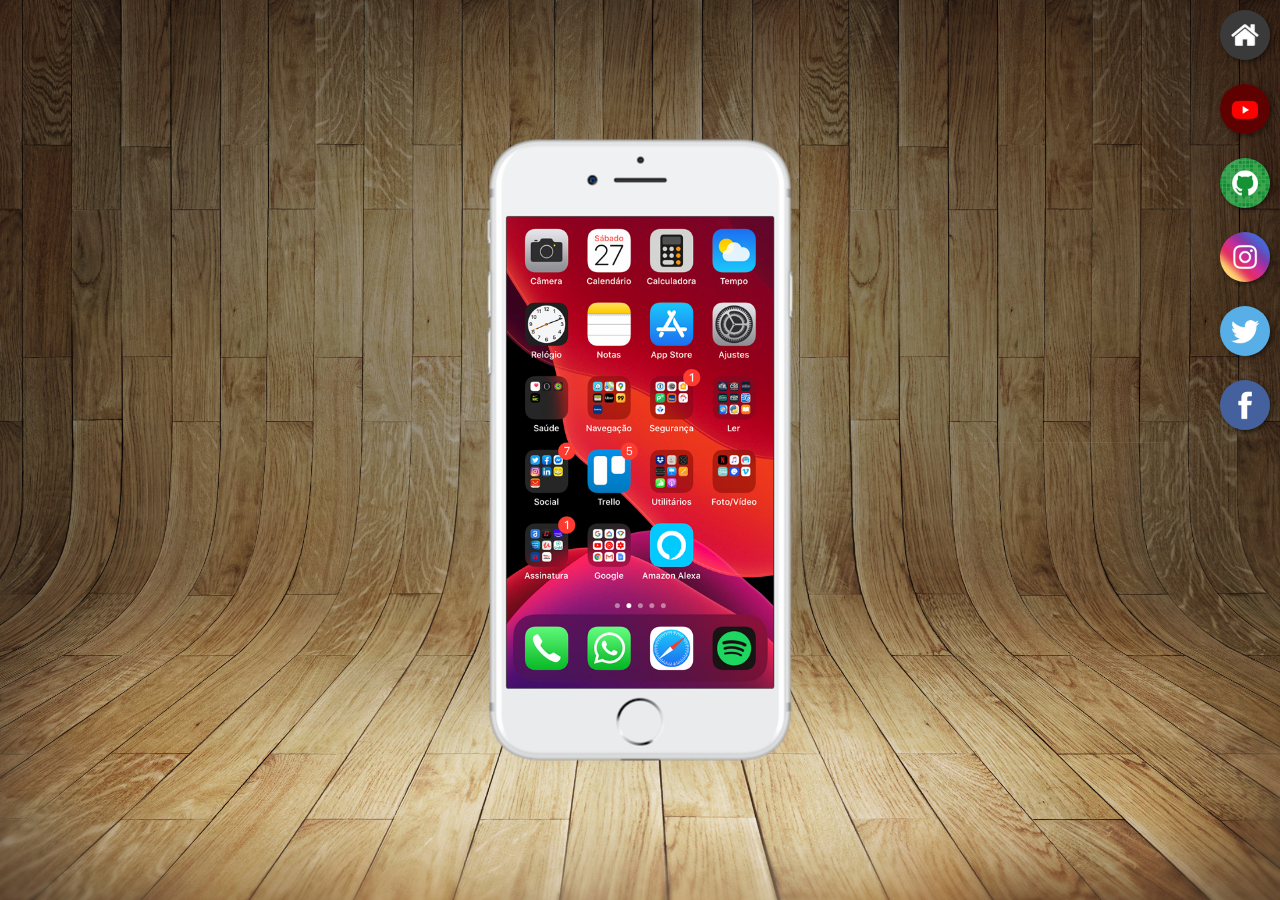
<file: index.html>
<!DOCTYPE html>
<html lang="pt-br">
<head>
    <meta charset="UTF-8">
    <meta http-equiv="X-UA-Compatible" content="IE=edge">
    <meta name="viewport" content="width=device-width, initial-scale=1.0">
    <title>Projeto Redes Sociais</title>
    <link rel="shortcut icon" href="favicon.ico" type="image/x-icon">
    <link rel="stylesheet" href="estilos/style.css">
</head>
<body>
    <main>
        <section id="telefone">
            <iframe src="home.html" frameborder="0" name="tela" id="tela">
                Seu navegador não é compativel com isso
            </iframe>
        </section>
        <section id="redes-sociais">
            <a href="home.html" target="tela"><img src="imagens/logo-home.jpg" alt=""></a> <br>
            <a href="youtube.html" target="tela"><img src="imagens/logo-youtube.jpg" alt=""></a> <br>
            <a href="github.html" target="tela"><img src="imagens/logo-github.jpg" alt=""></a> <br>
            <a href="instagram.html" target="tela"><img src="imagens/logo-instagram.jpg" alt=""></a> <br>
            <a href="twitter.html" target="tela"><img src="imagens/logo-twitter.jpg" alt=""></a> <br>
            <a href="facebook.html" target="tela"><img src="imagens/logo-facebook.jpg" alt=""></a>
        </section>
    </main>
</body>
</html>
</file>
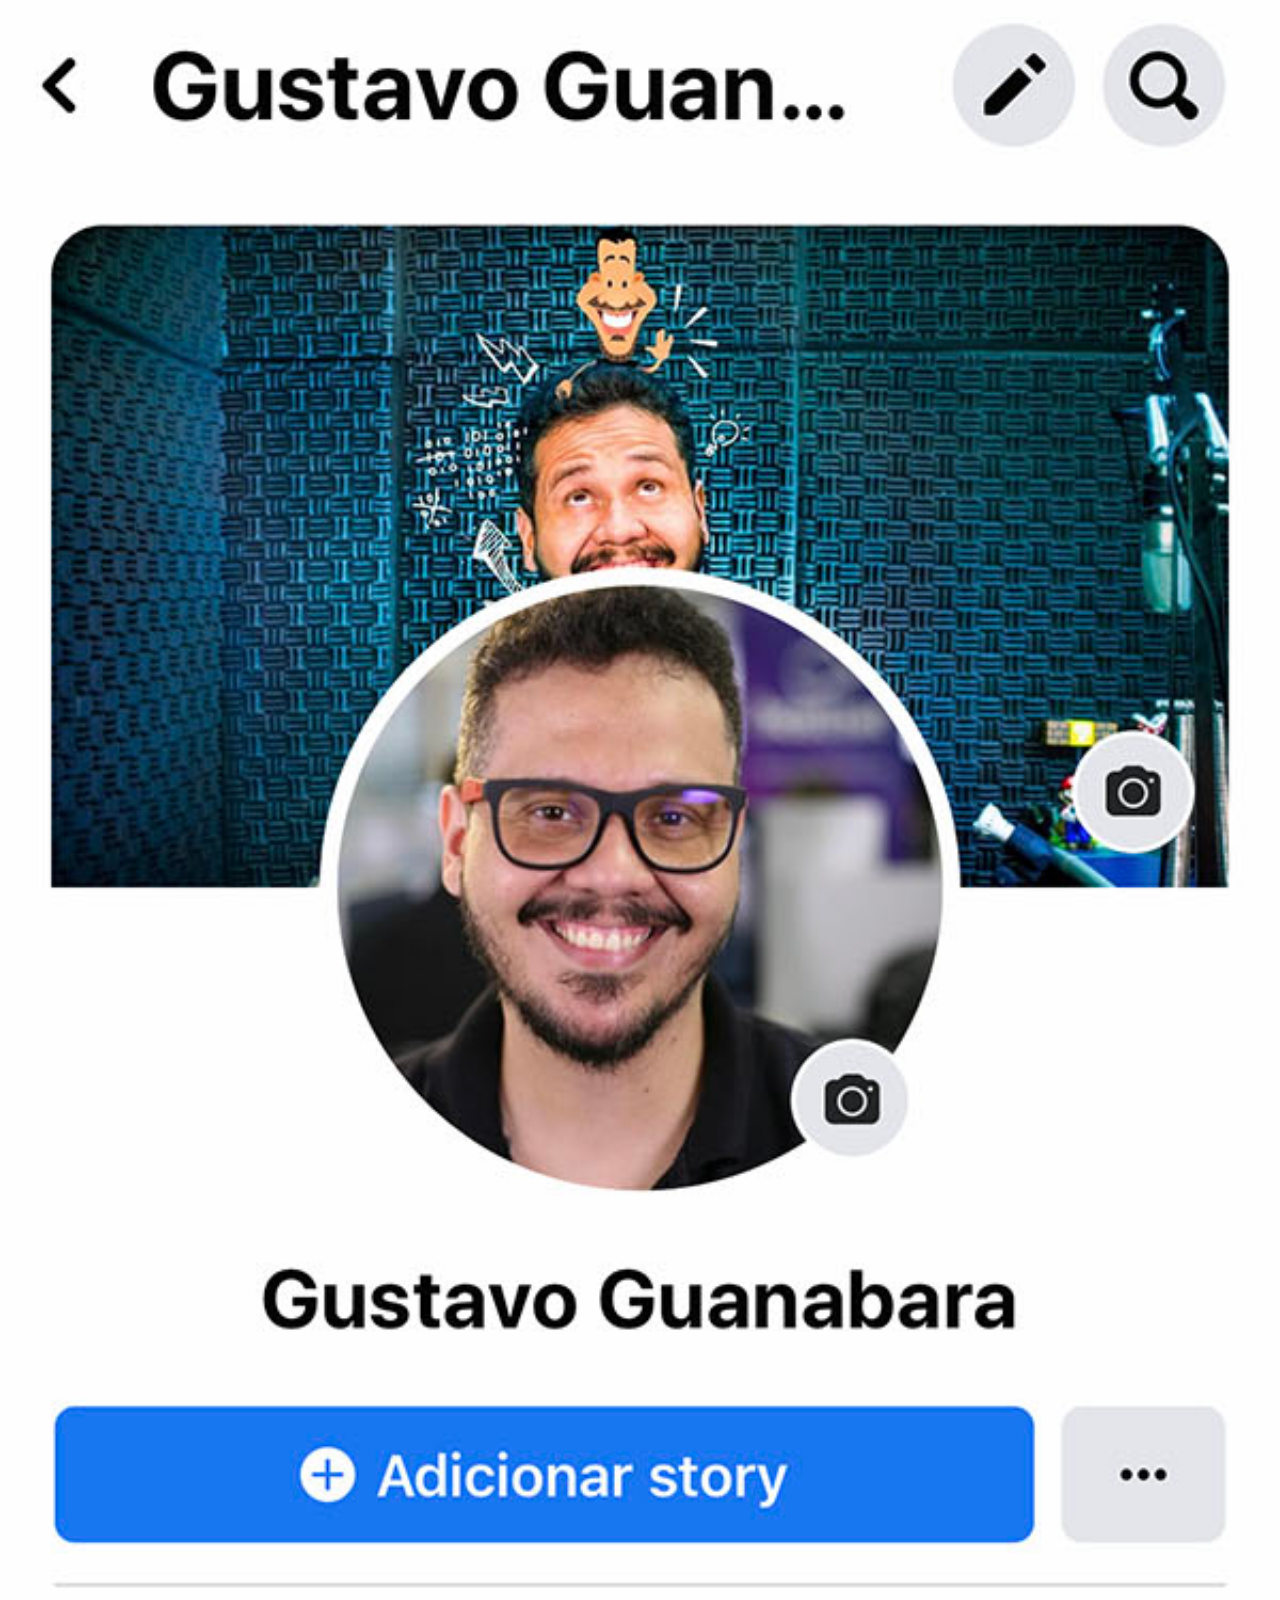
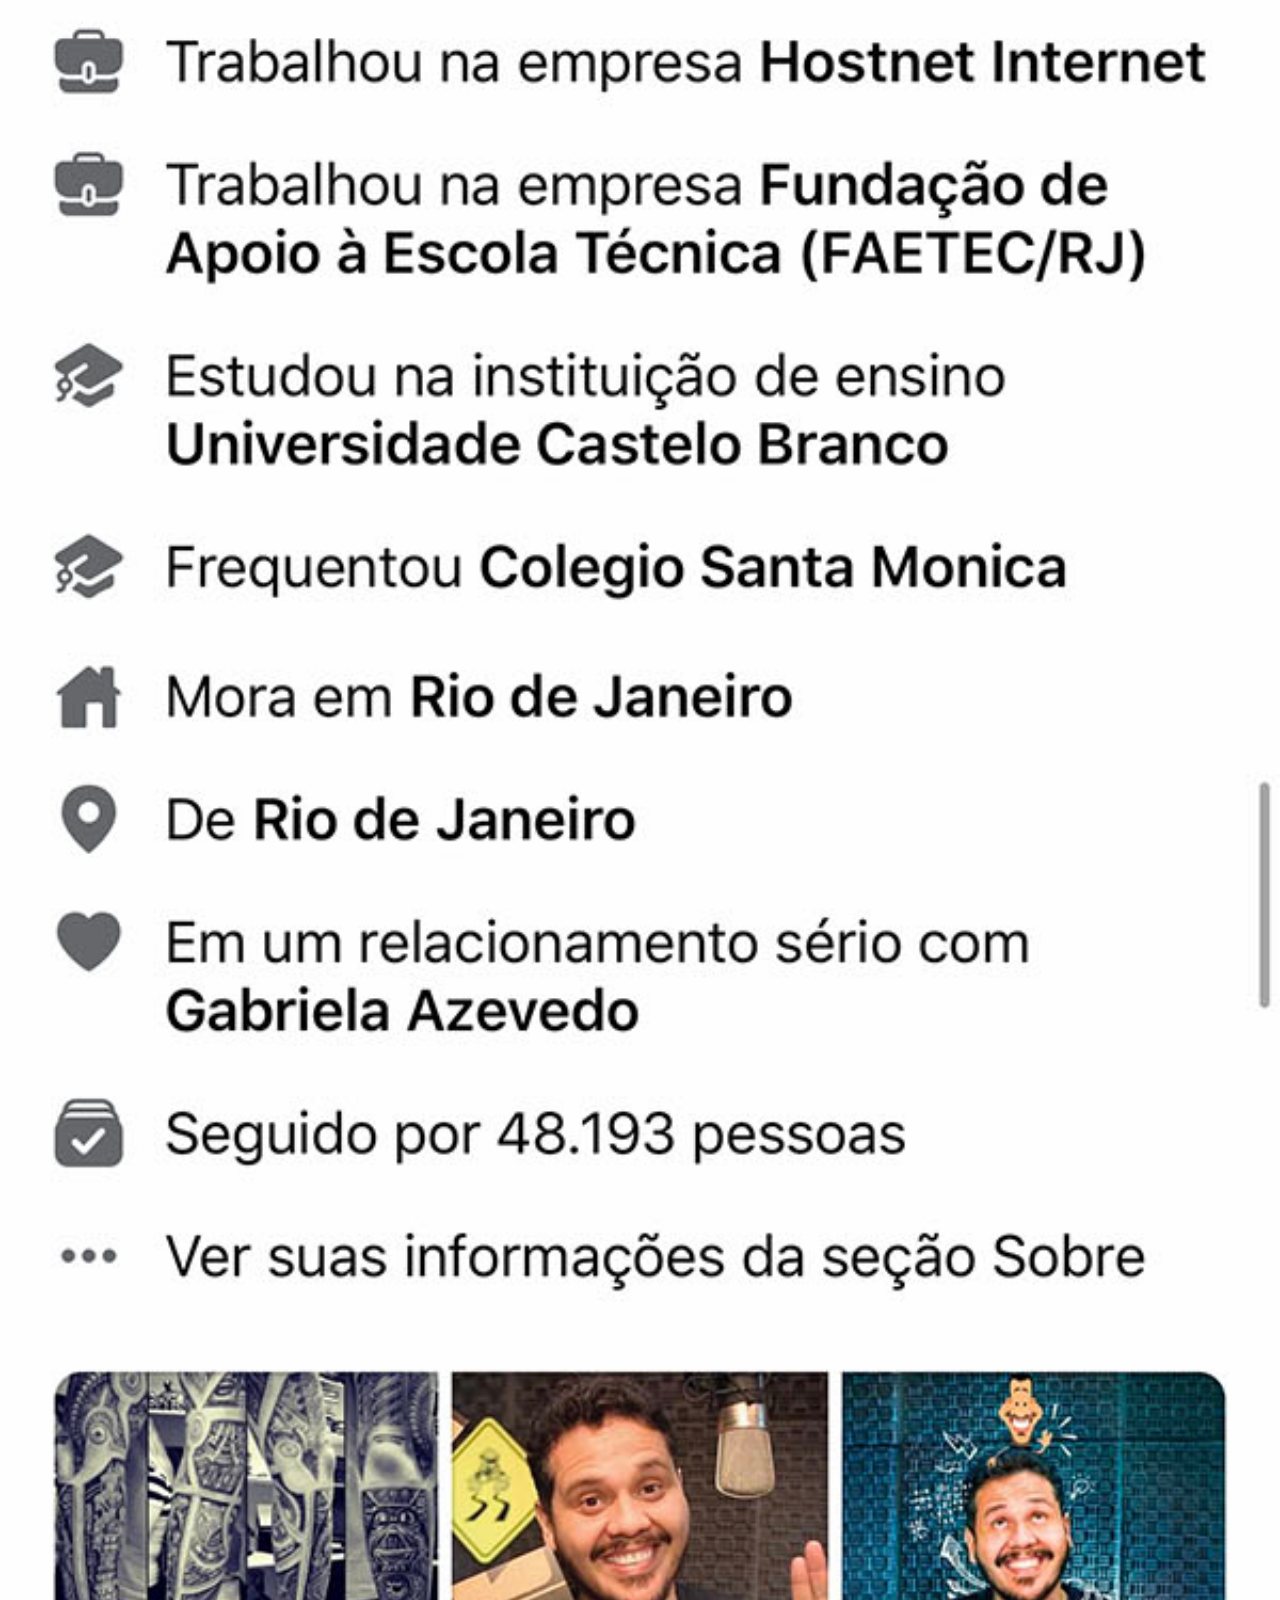
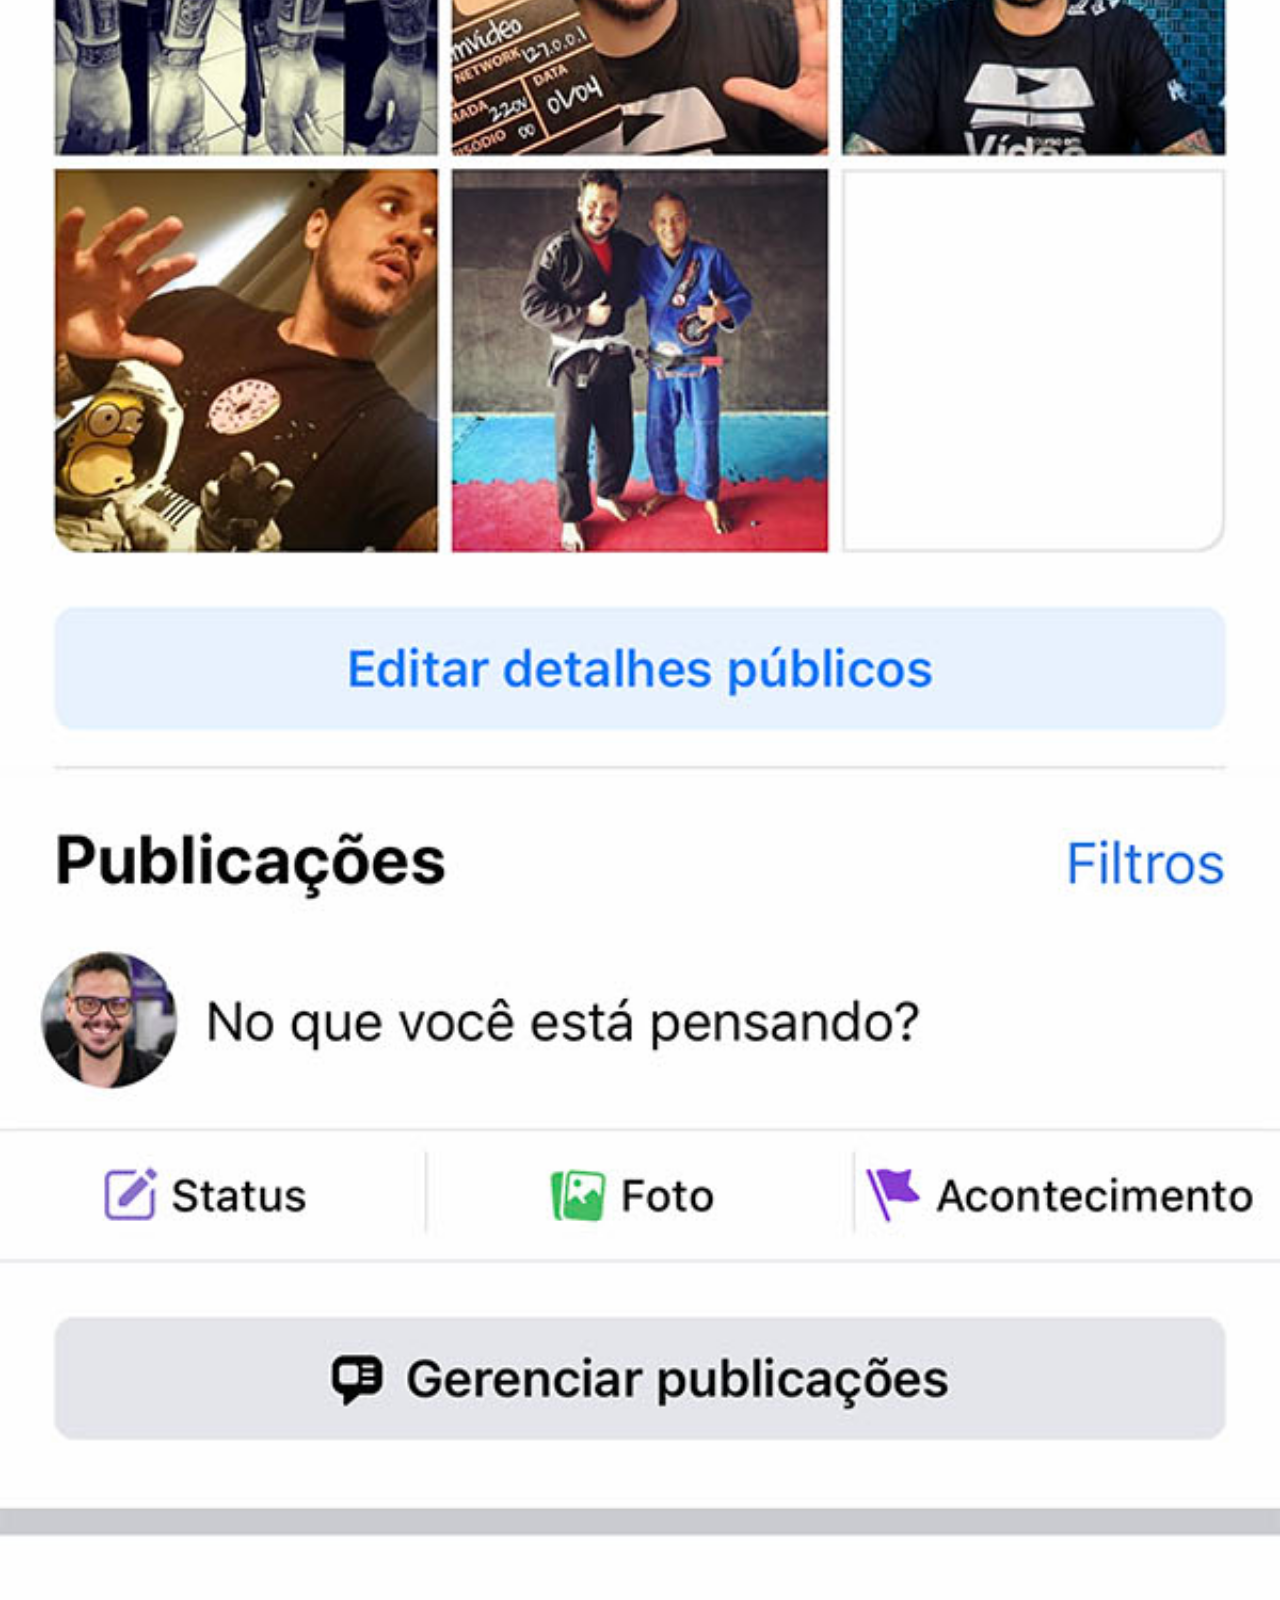
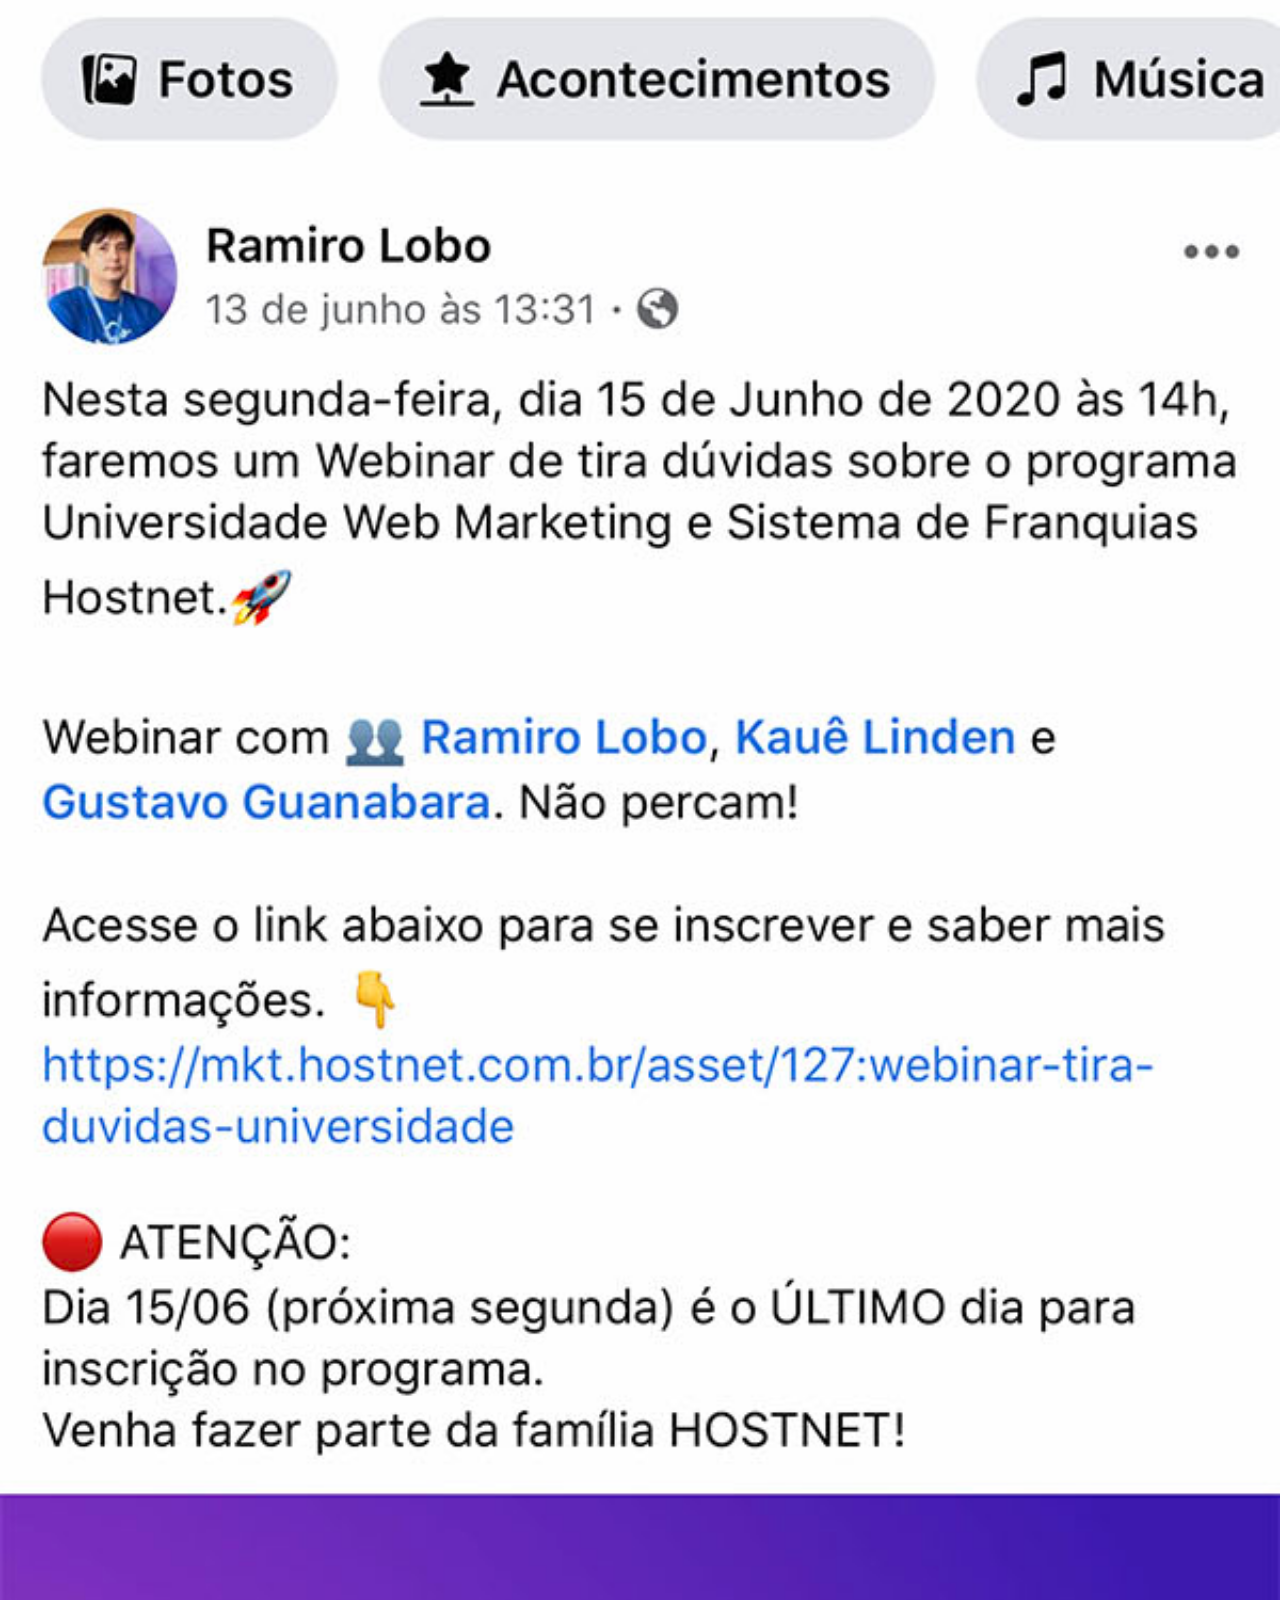
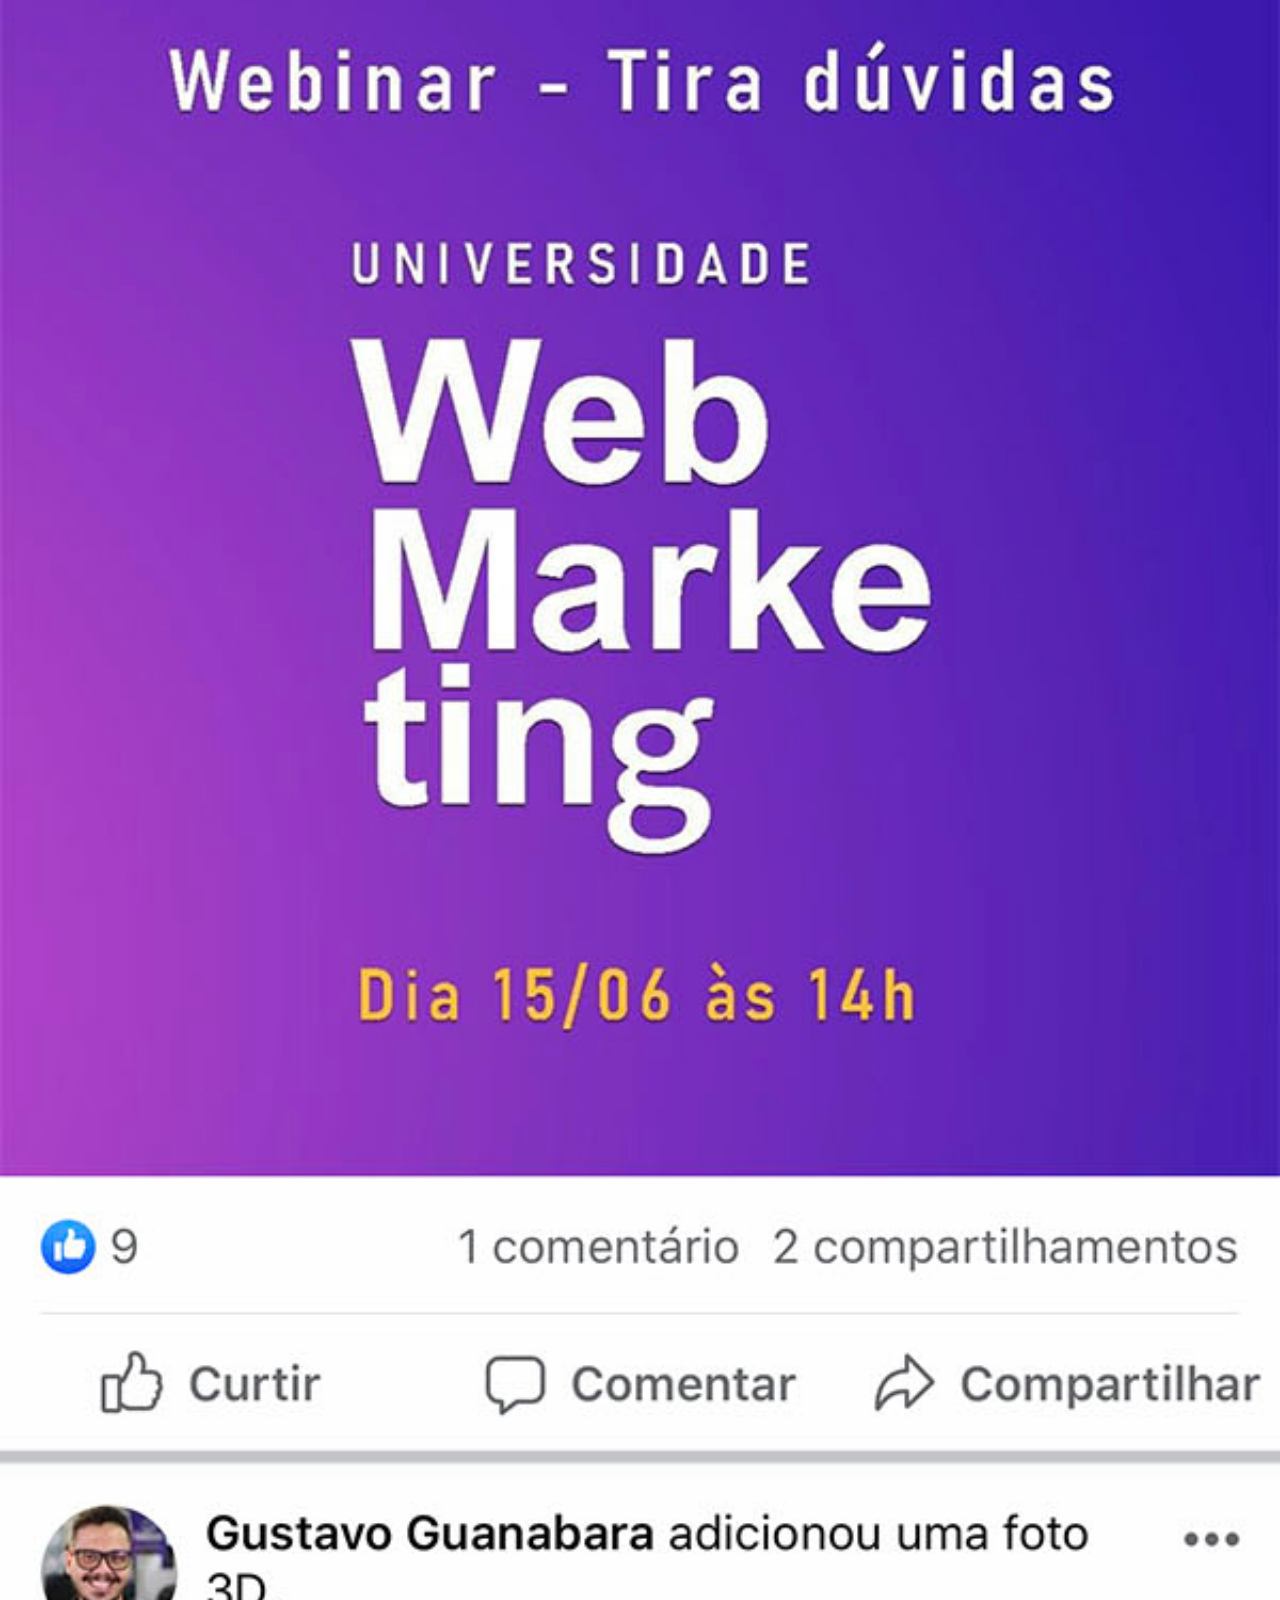
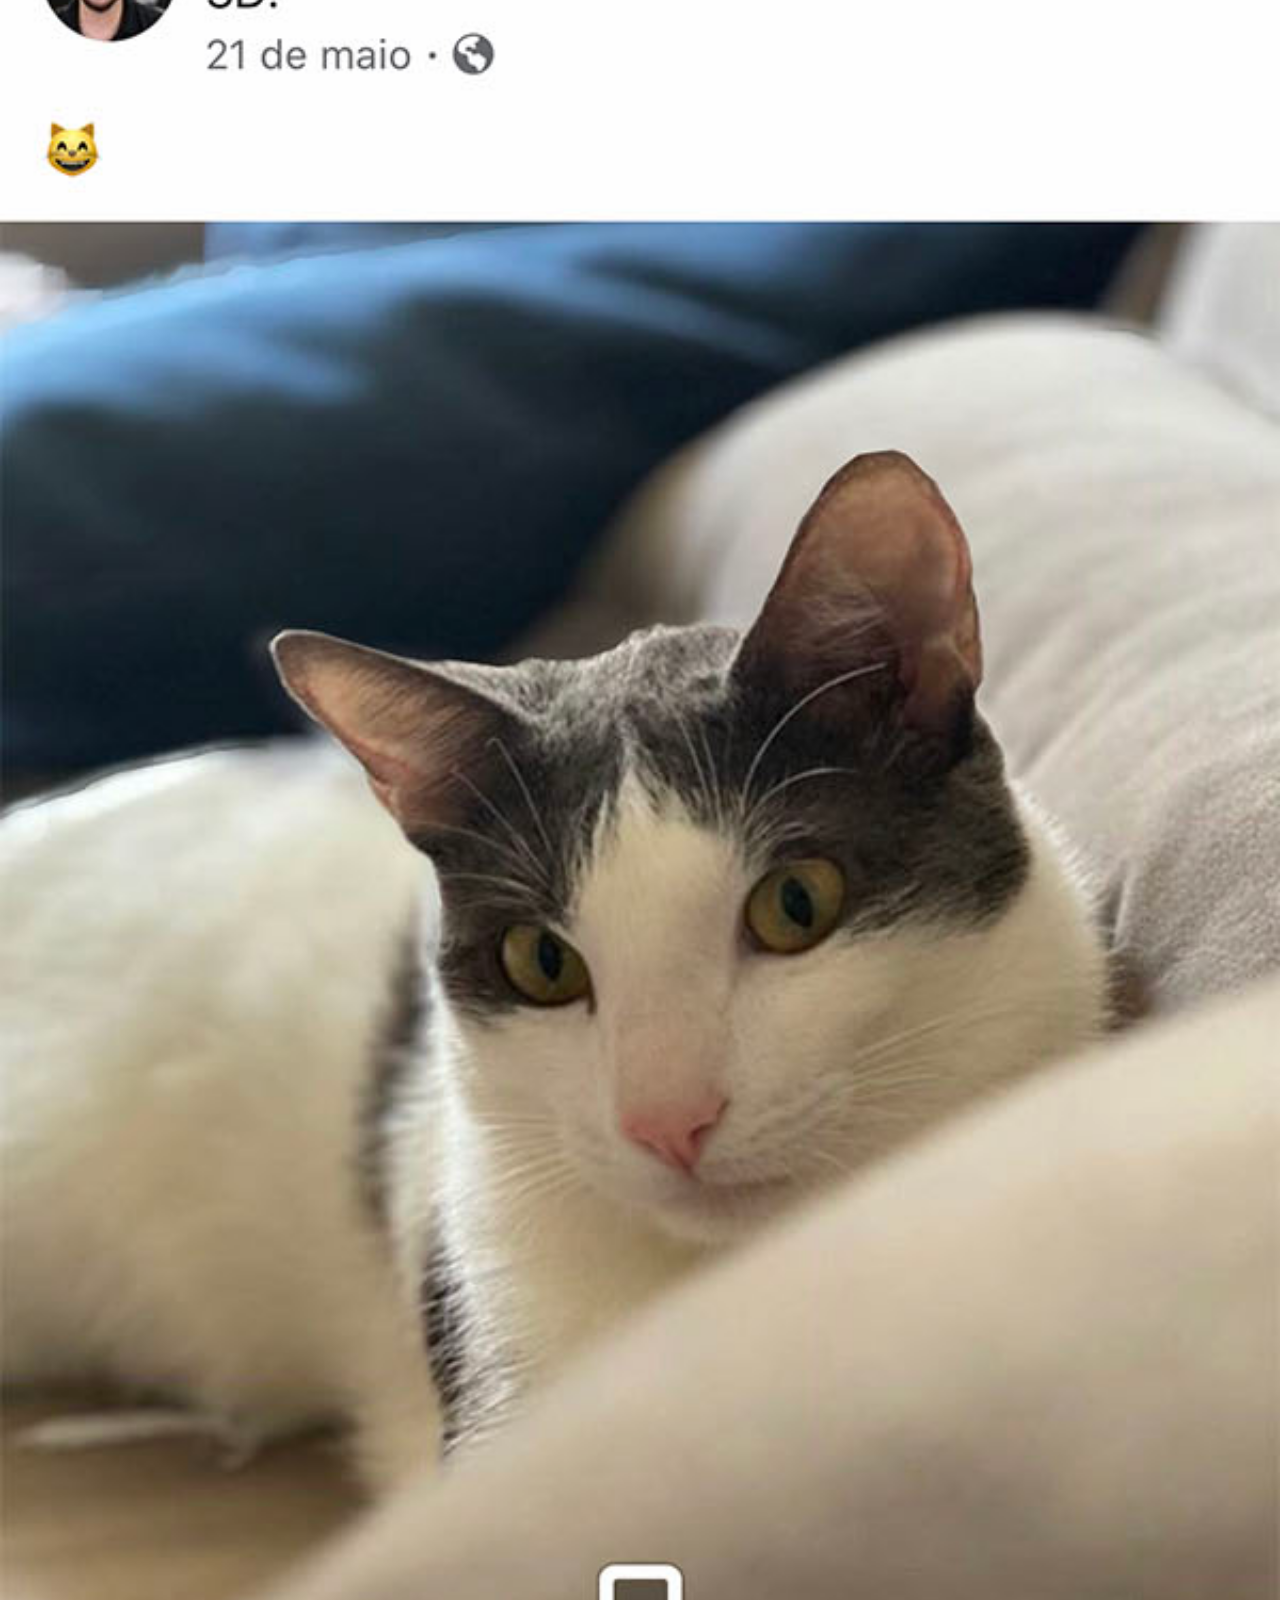
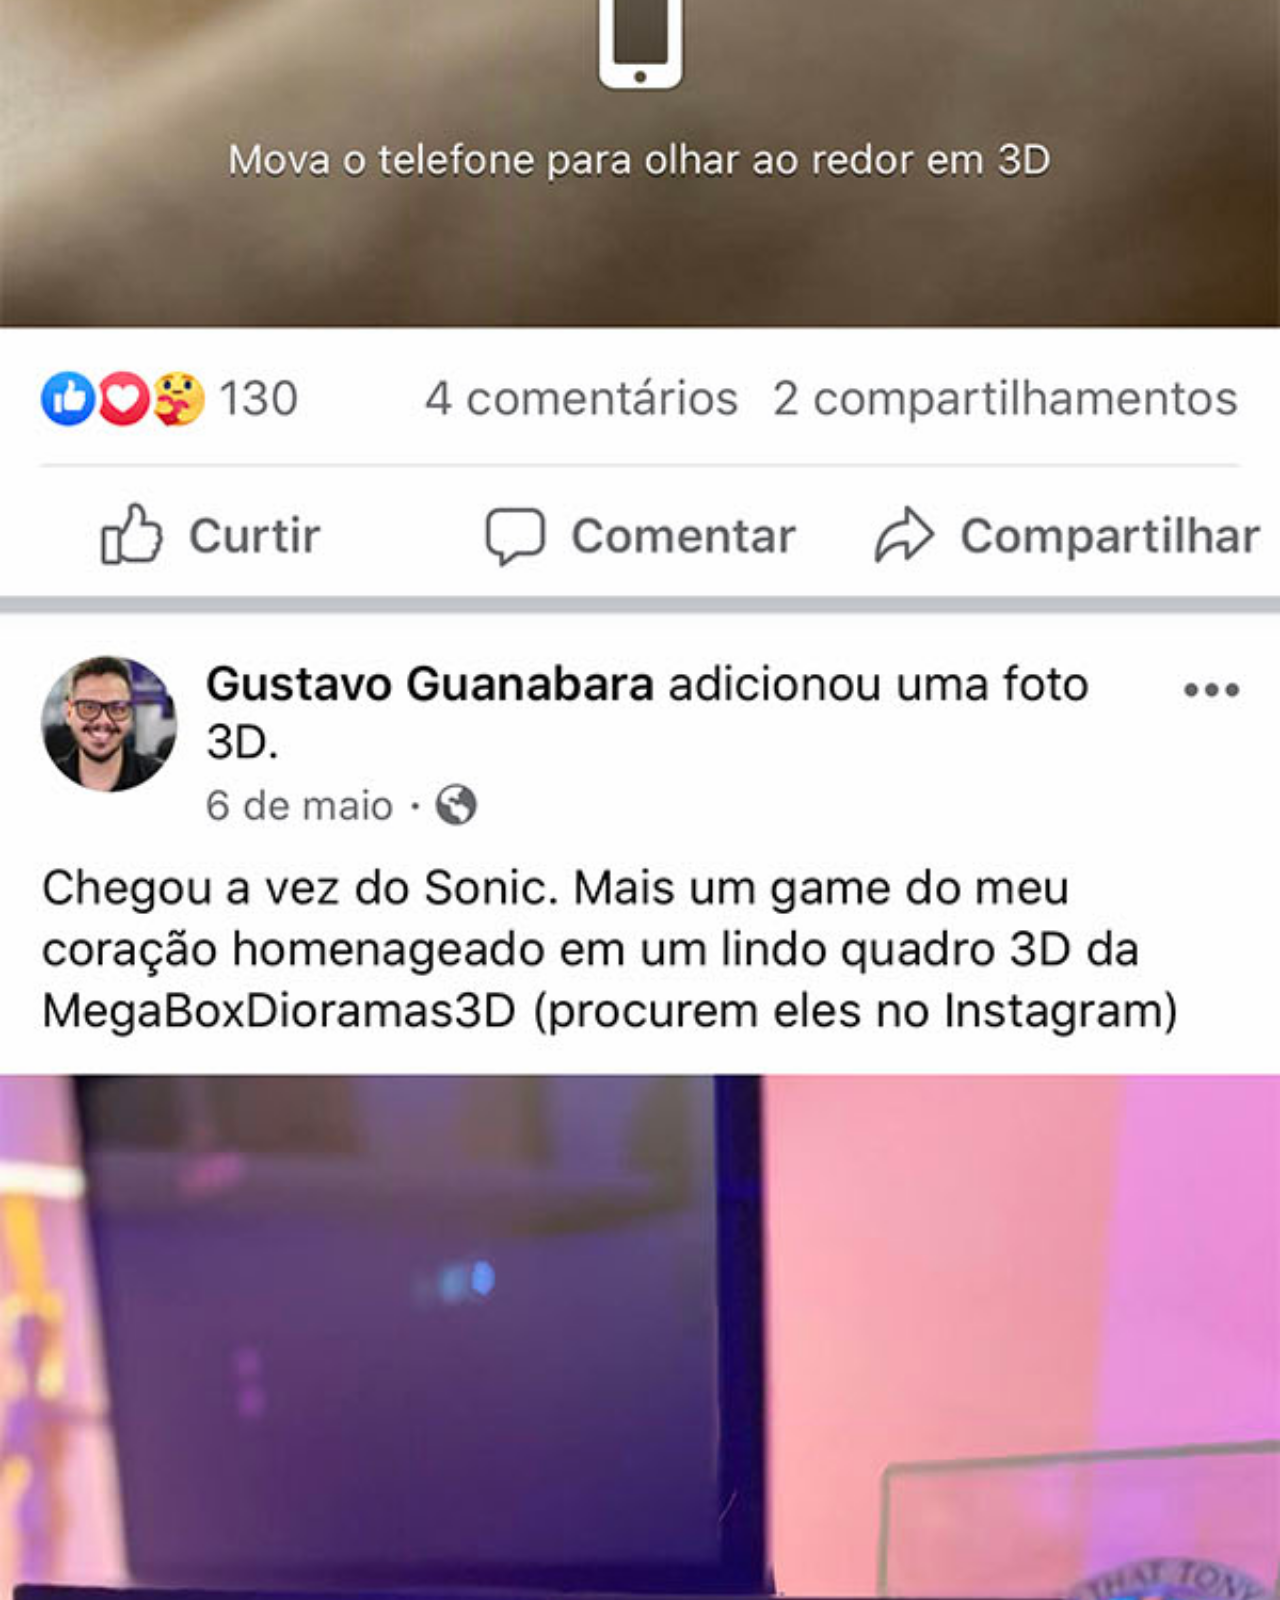
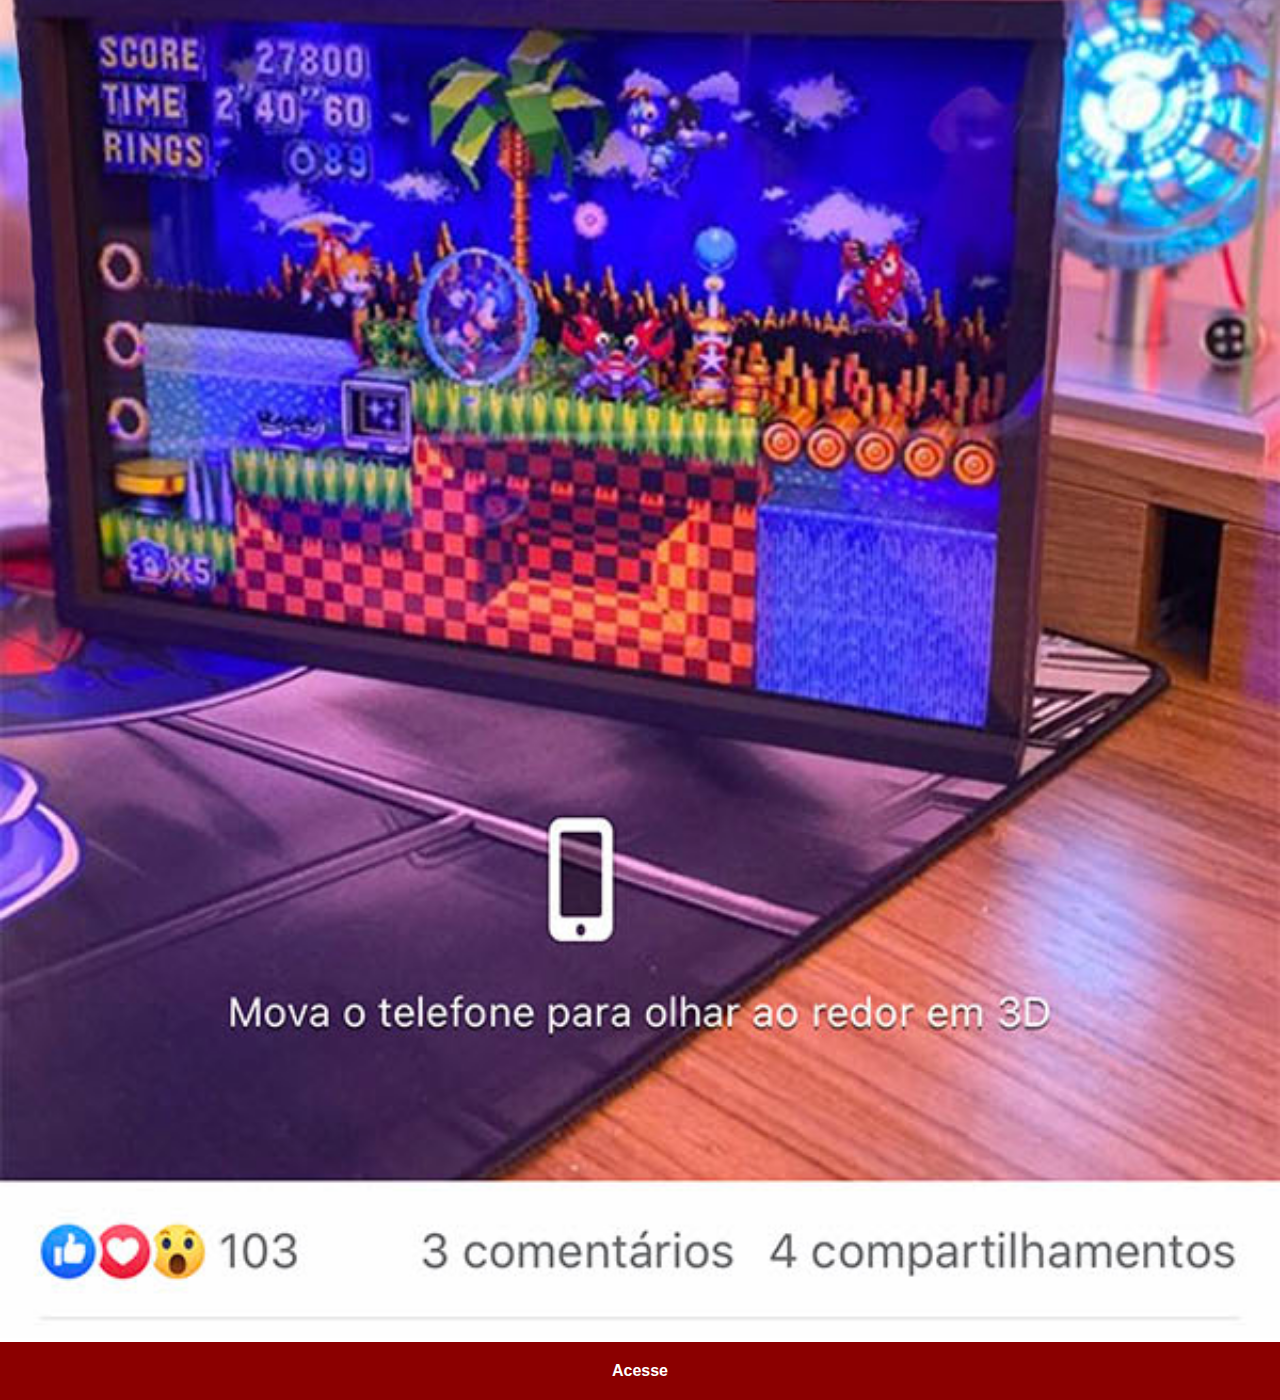
<file: facebook.html>
<!DOCTYPE html>
<html lang="pt-br">
<head>
    <meta charset="UTF-8">
    <meta http-equiv="X-UA-Compatible" content="IE=edge">
    <meta name="viewport" content="width=device-width, initial-scale=1.0">
    <title>Facebook</title>
    <link rel="stylesheet" href="estilos/social.css">
</head>
<body>
    <img src="imagens/tela-facebook.jpg" alt="Facebook">
    <a href="https://www.facebook.com/francisco.binder.5/" target="_blank">Acesse</a>
</body>
</html>
</file>
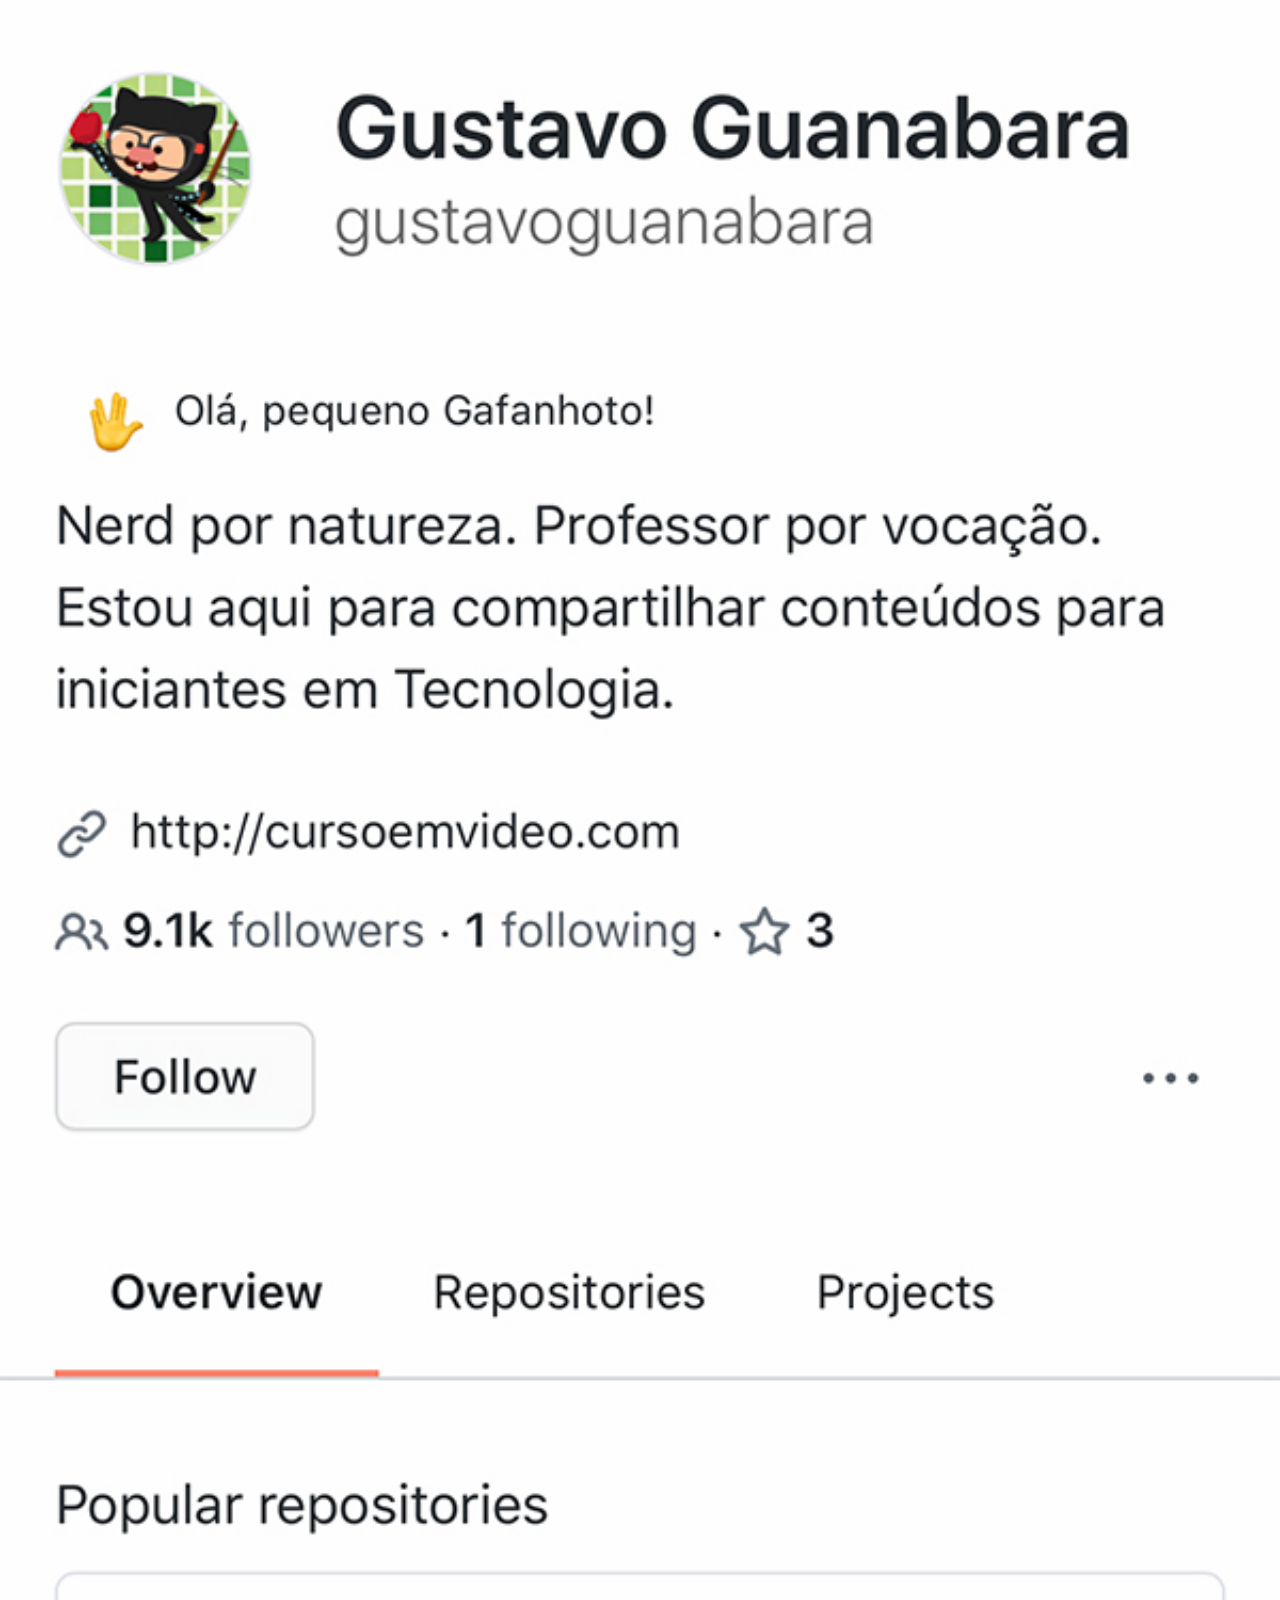
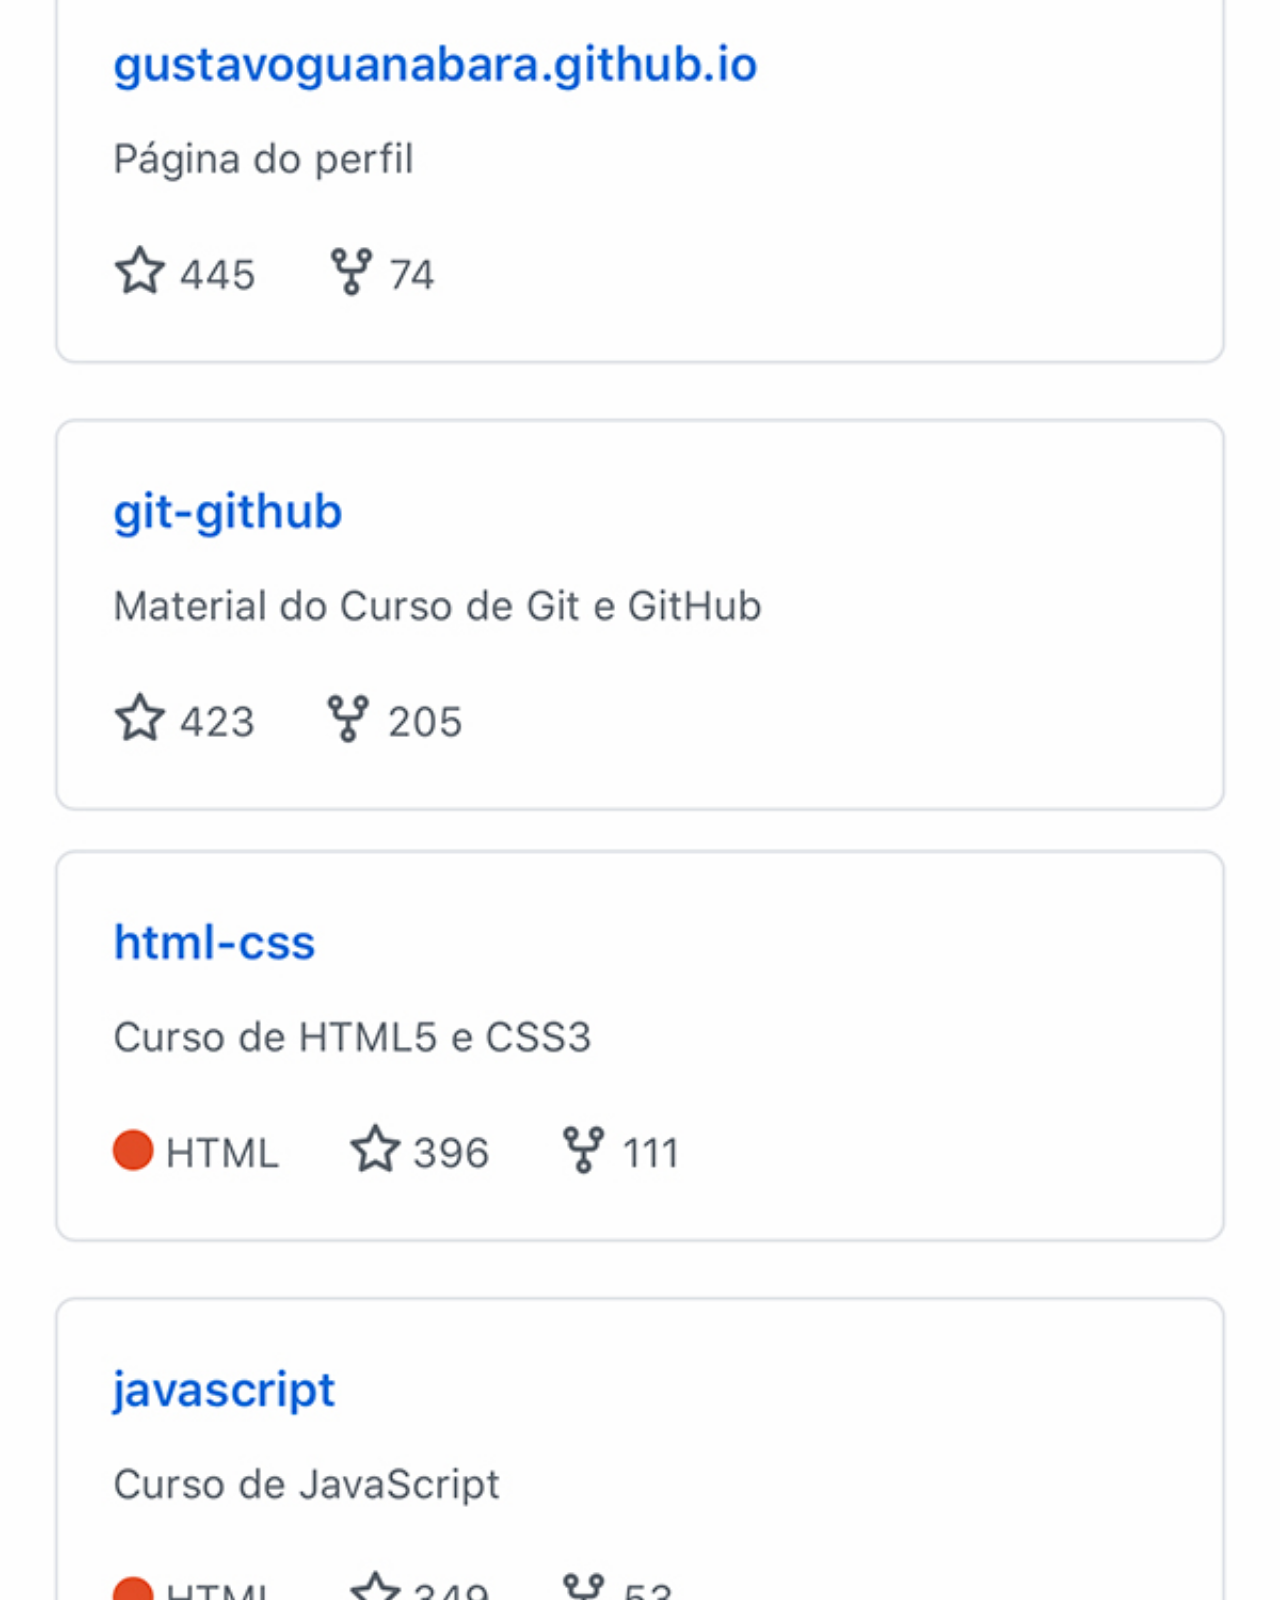
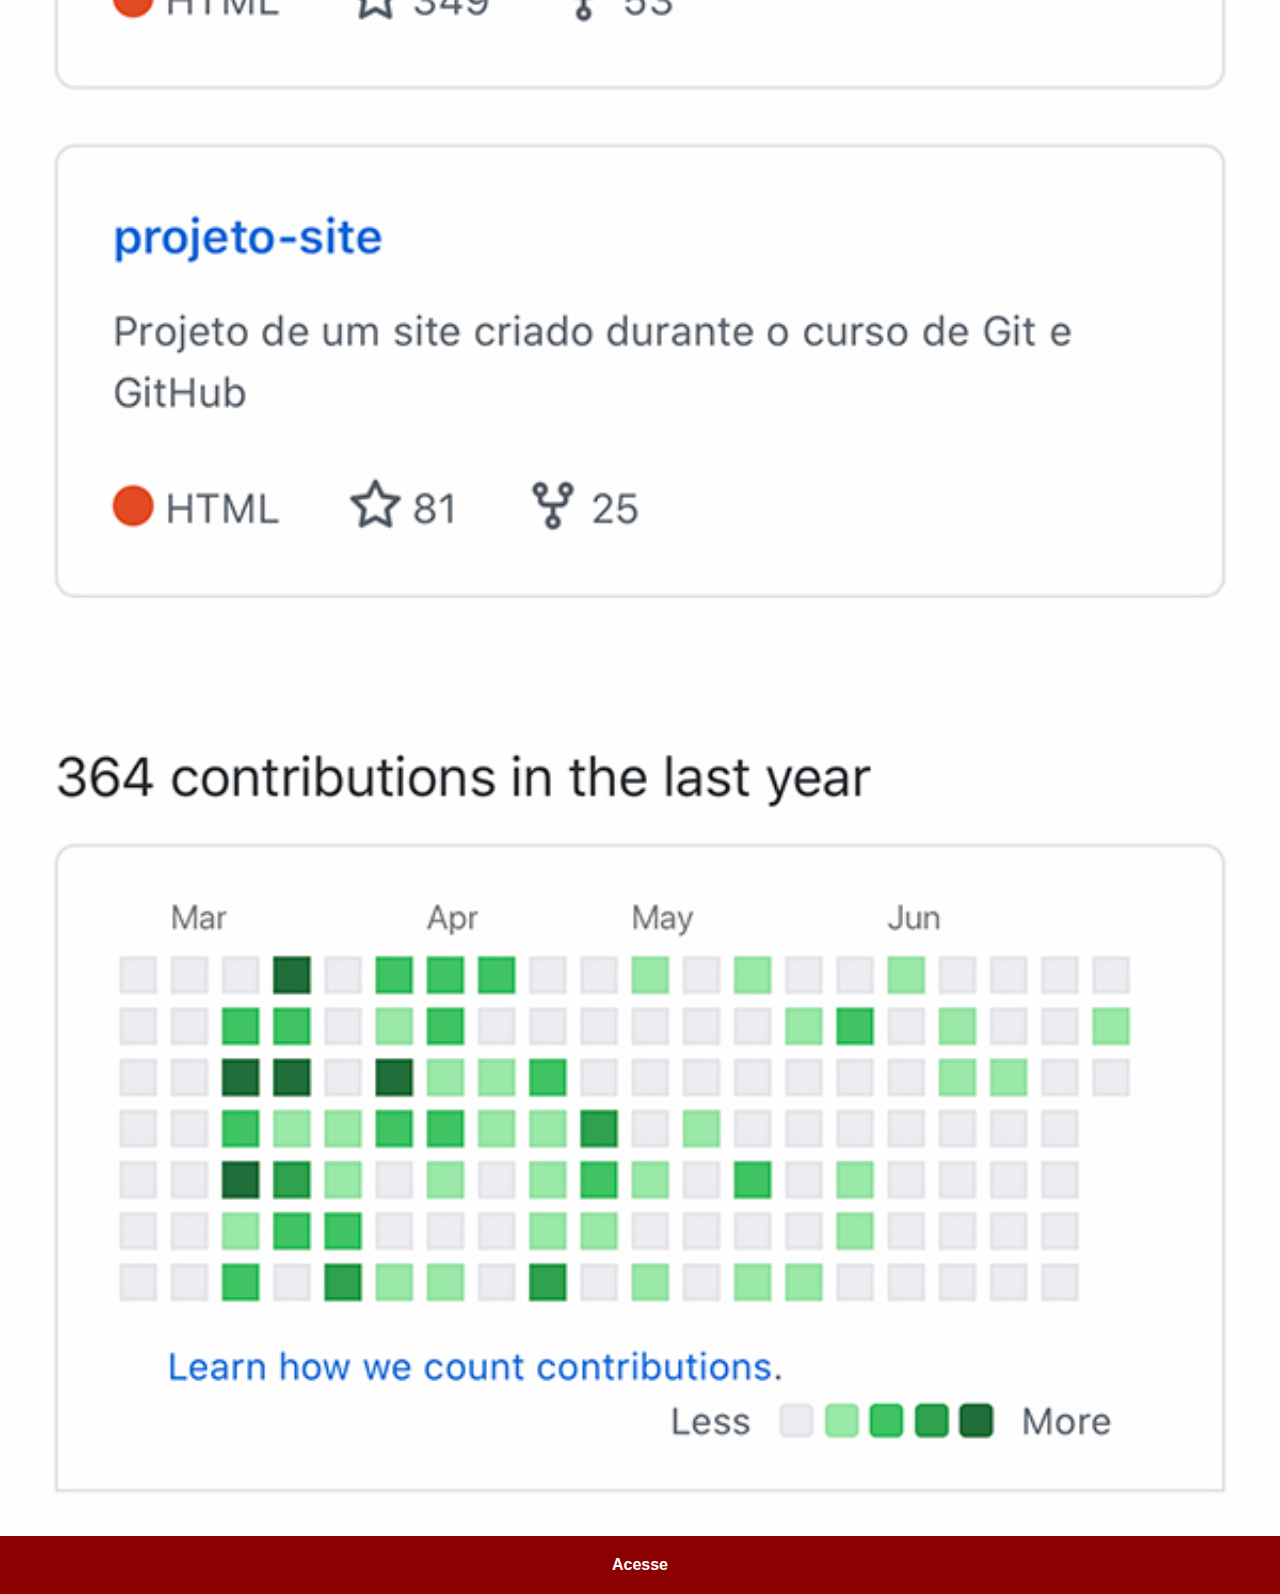
<file: github.html>
<!DOCTYPE html>
<html lang="pt-br">
<head>
    <meta charset="UTF-8">
    <meta http-equiv="X-UA-Compatible" content="IE=edge">
    <meta name="viewport" content="width=device-width, initial-scale=1.0">
    <title>Github</title>
    <link rel="stylesheet" href="estilos/social.css">
</head>
<body>
    <img src="imagens/tela-github.jpg" alt="Github">
    <a href="https://github.com/gustavoguanabara/" target="_blank">Acesse</a>
</body>
</html>
</file>
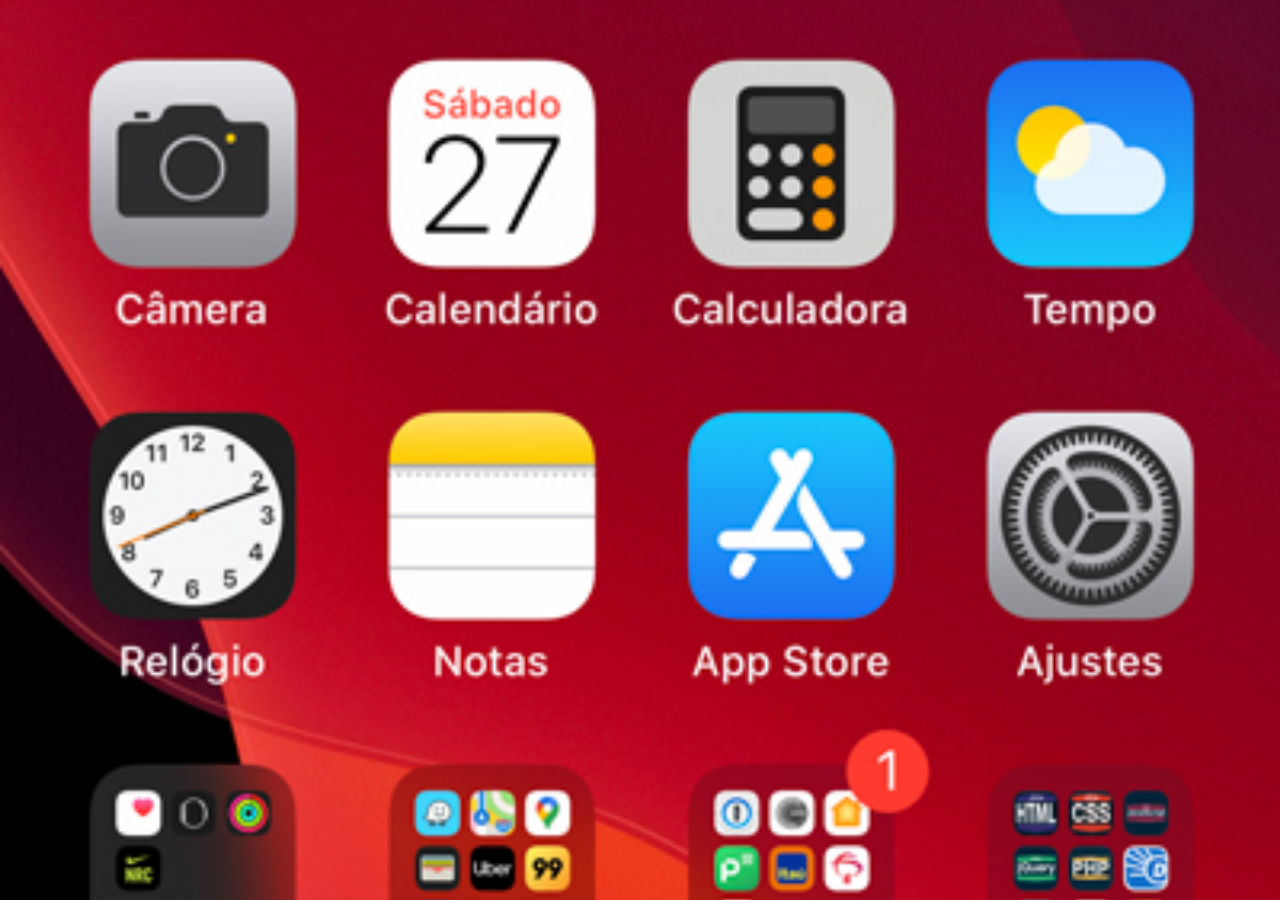
<file: home.html>
<!DOCTYPE html>
<html lang="pt-br">
<head>
    <meta charset="UTF-8">
    <meta http-equiv="X-UA-Compatible" content="IE=edge">
    <meta name="viewport" content="width=device-width, initial-scale=1.0">
    <title>Home</title>
    <style>
        *{
            margin: 0px;
            padding: 0px;
        }
        body{
            width: 100vw;
            height: 100vh;
            background: black url(imagens/tela-home.jpg) no-repeat top center;
            background-size: cover;
        }
    </style>
</head>
<body>
    
</body>
</html>
</file>
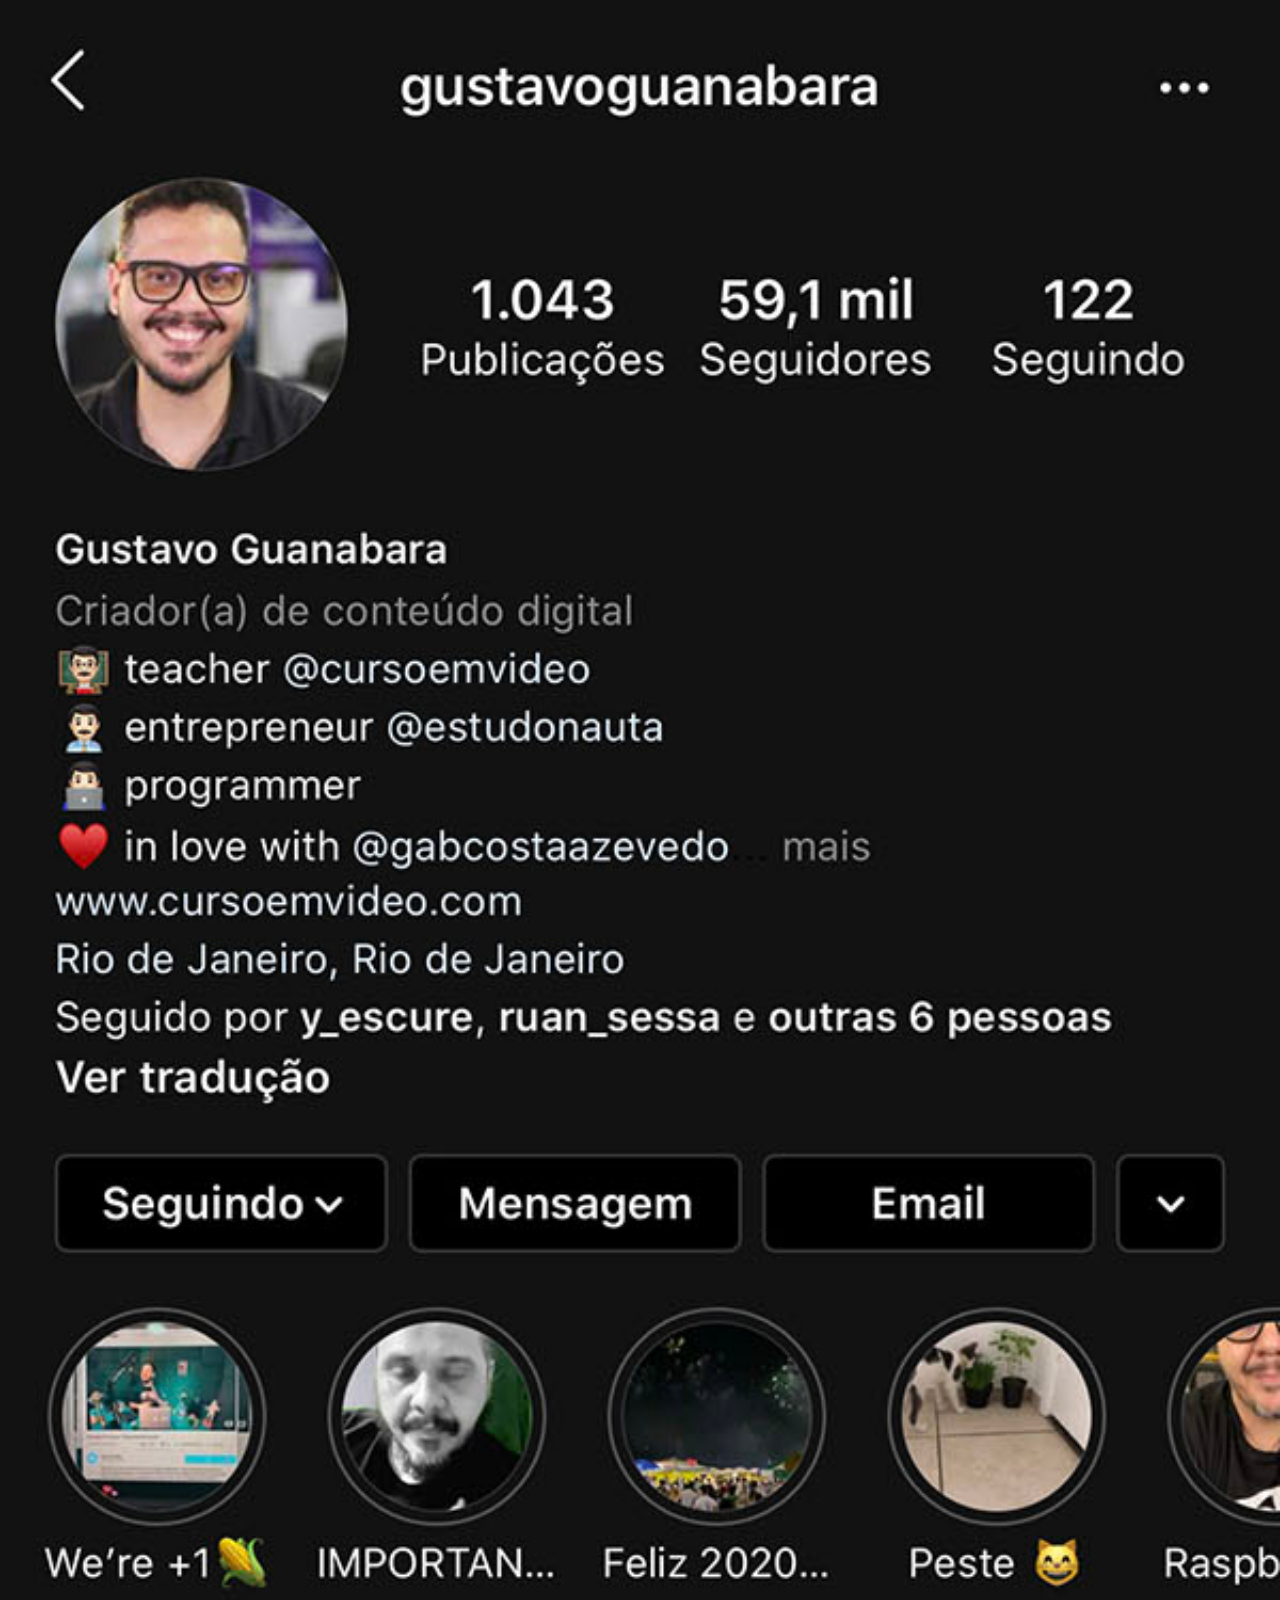
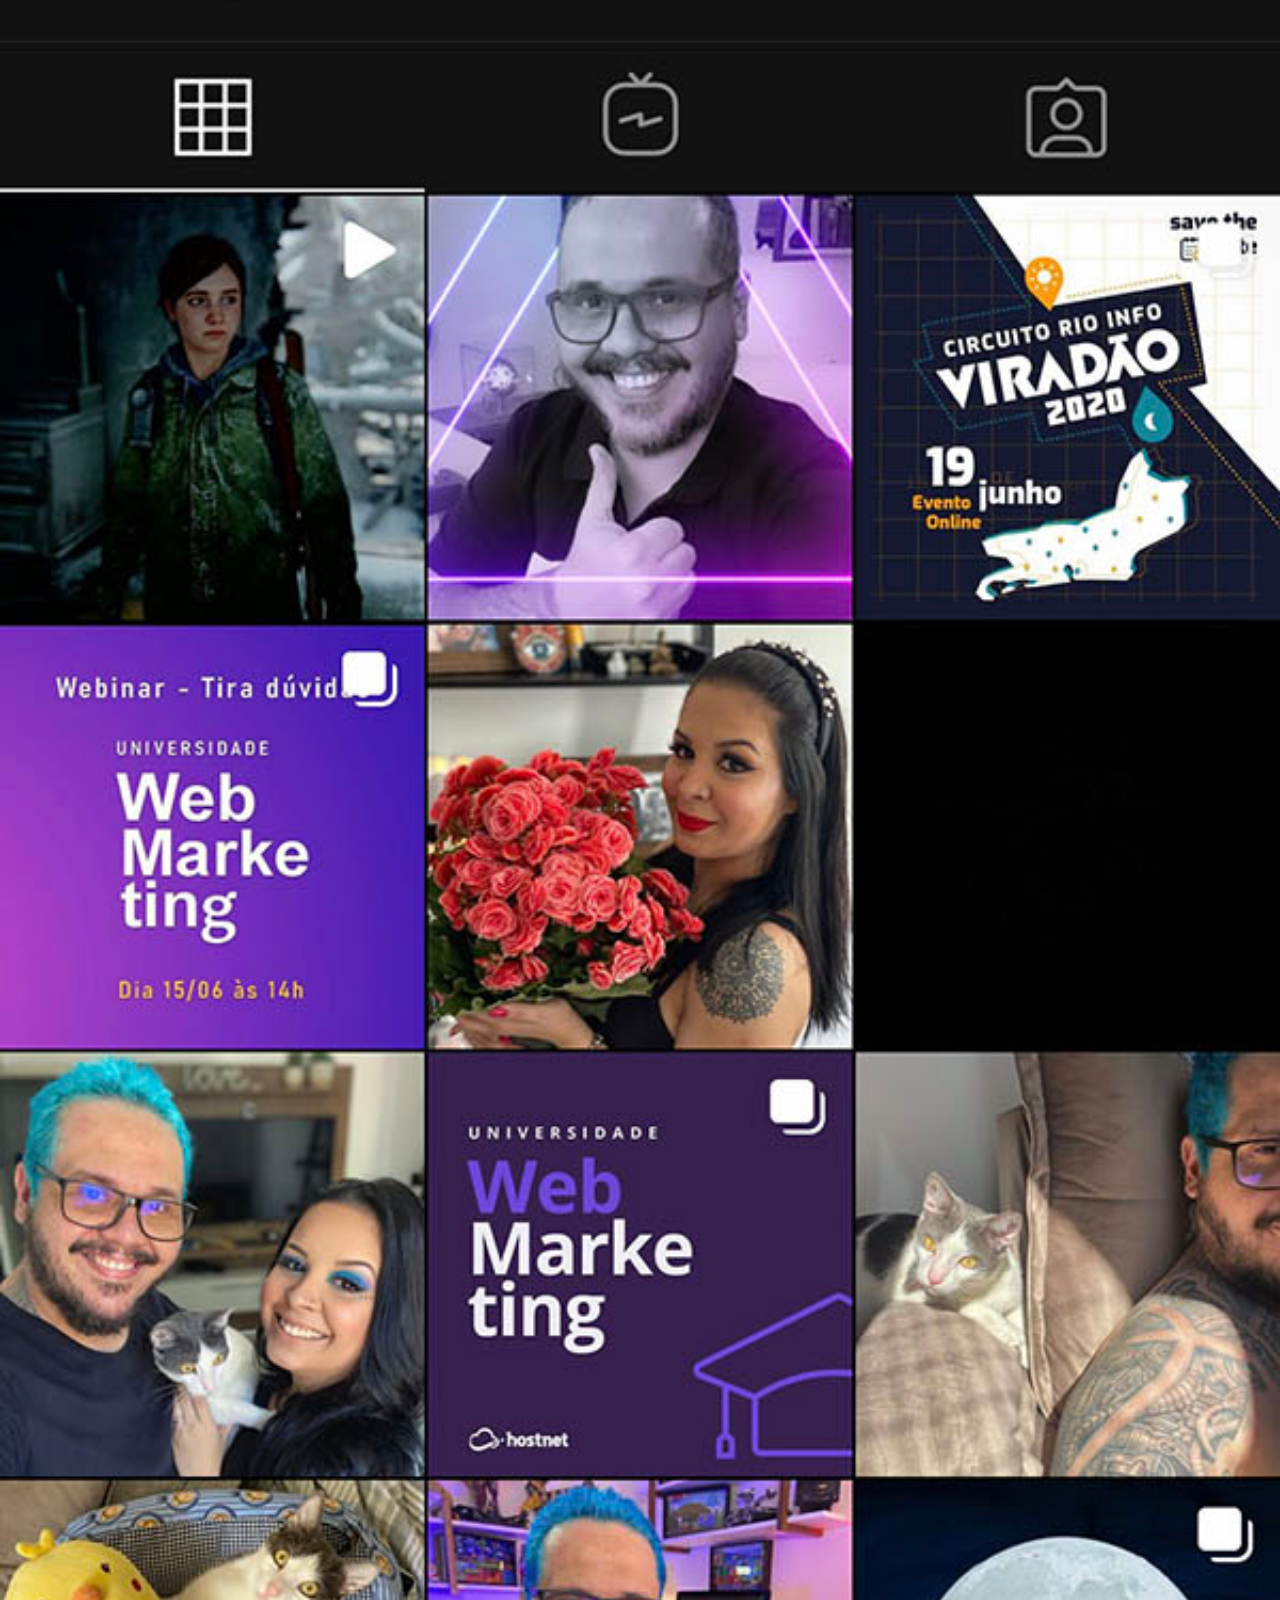
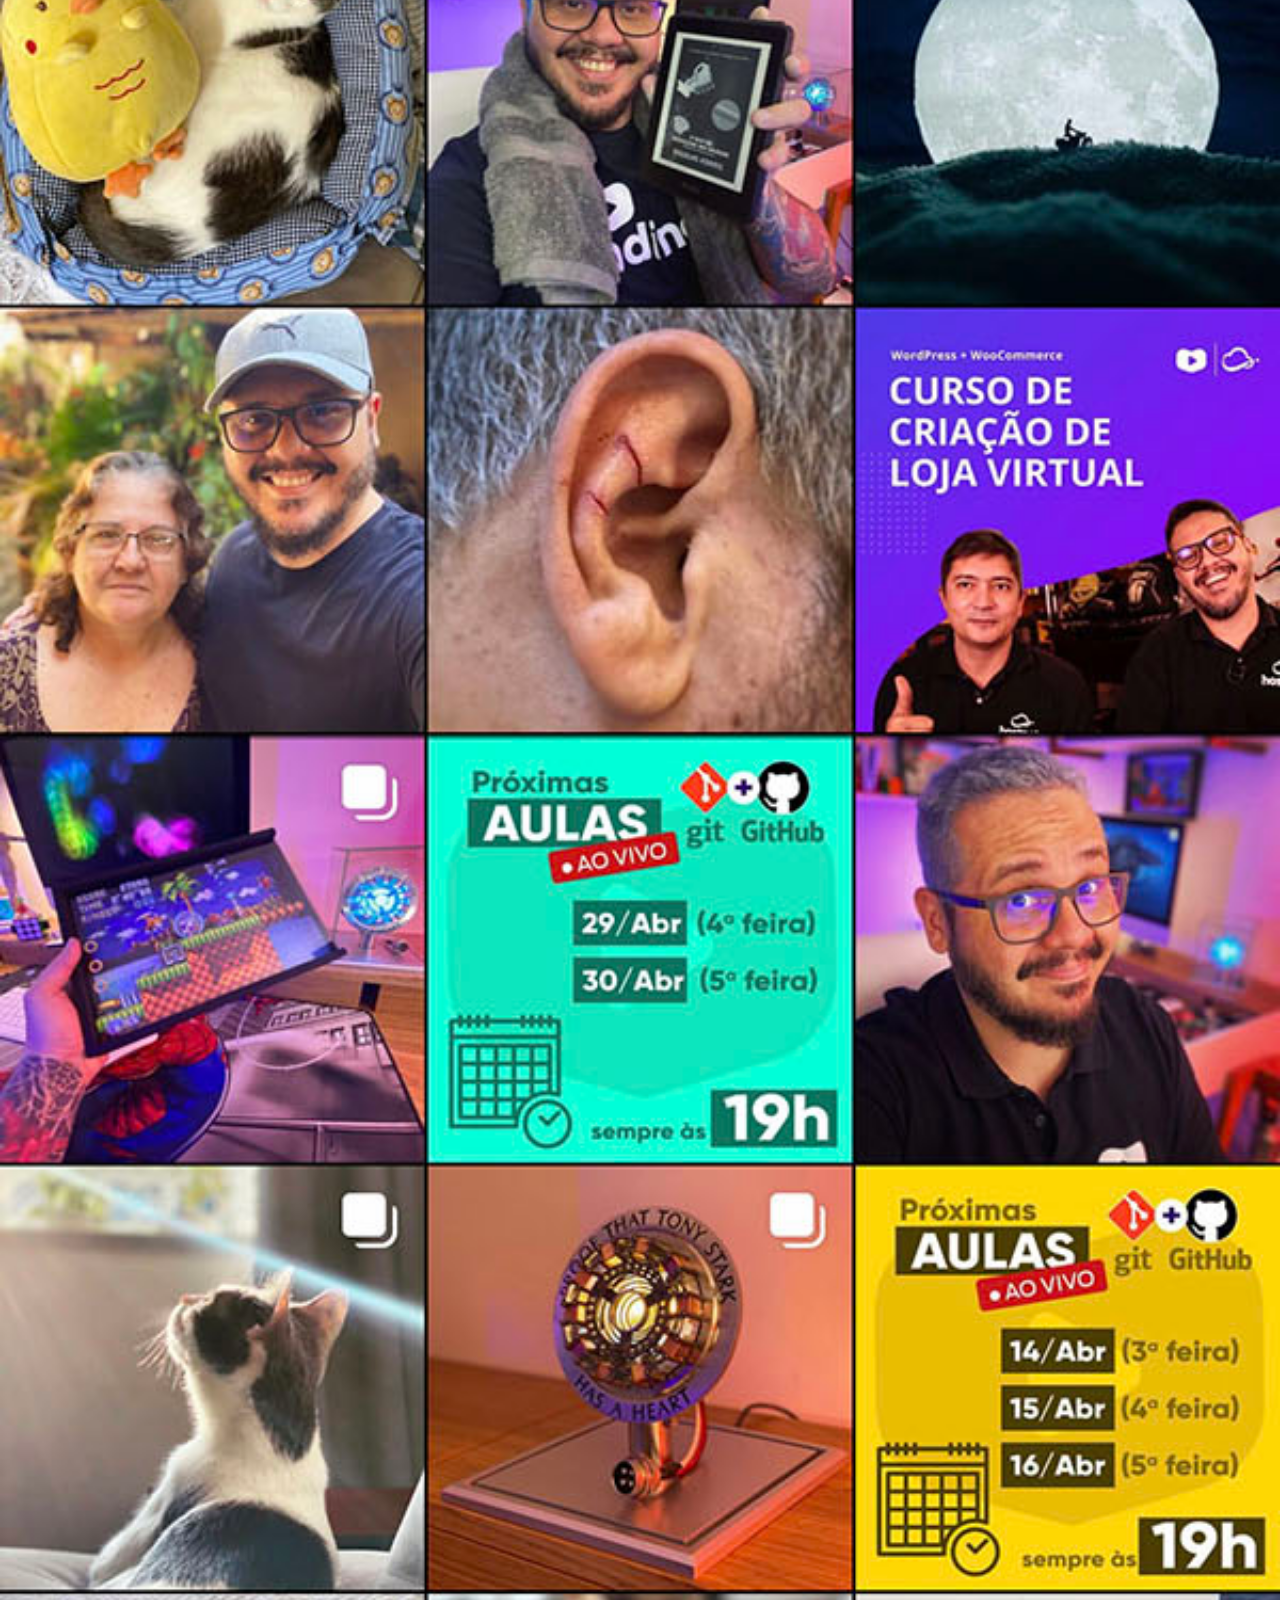
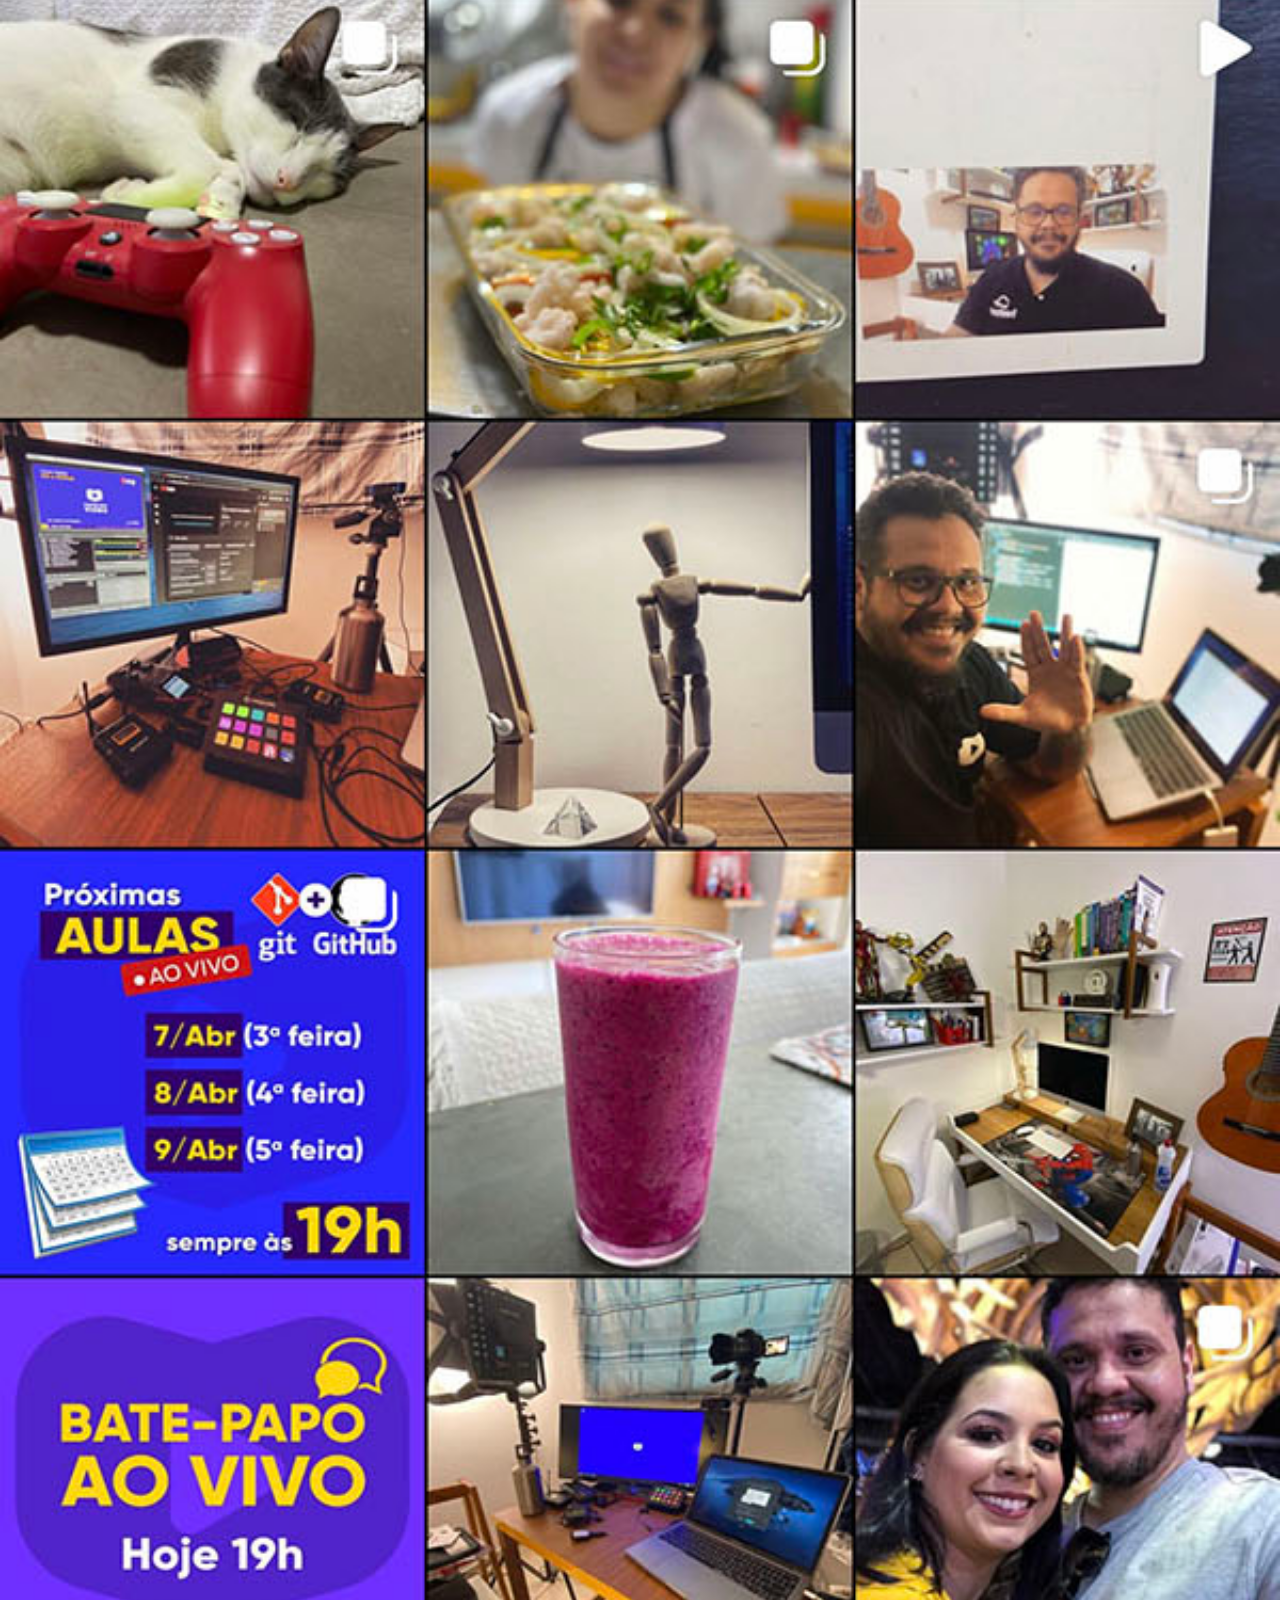
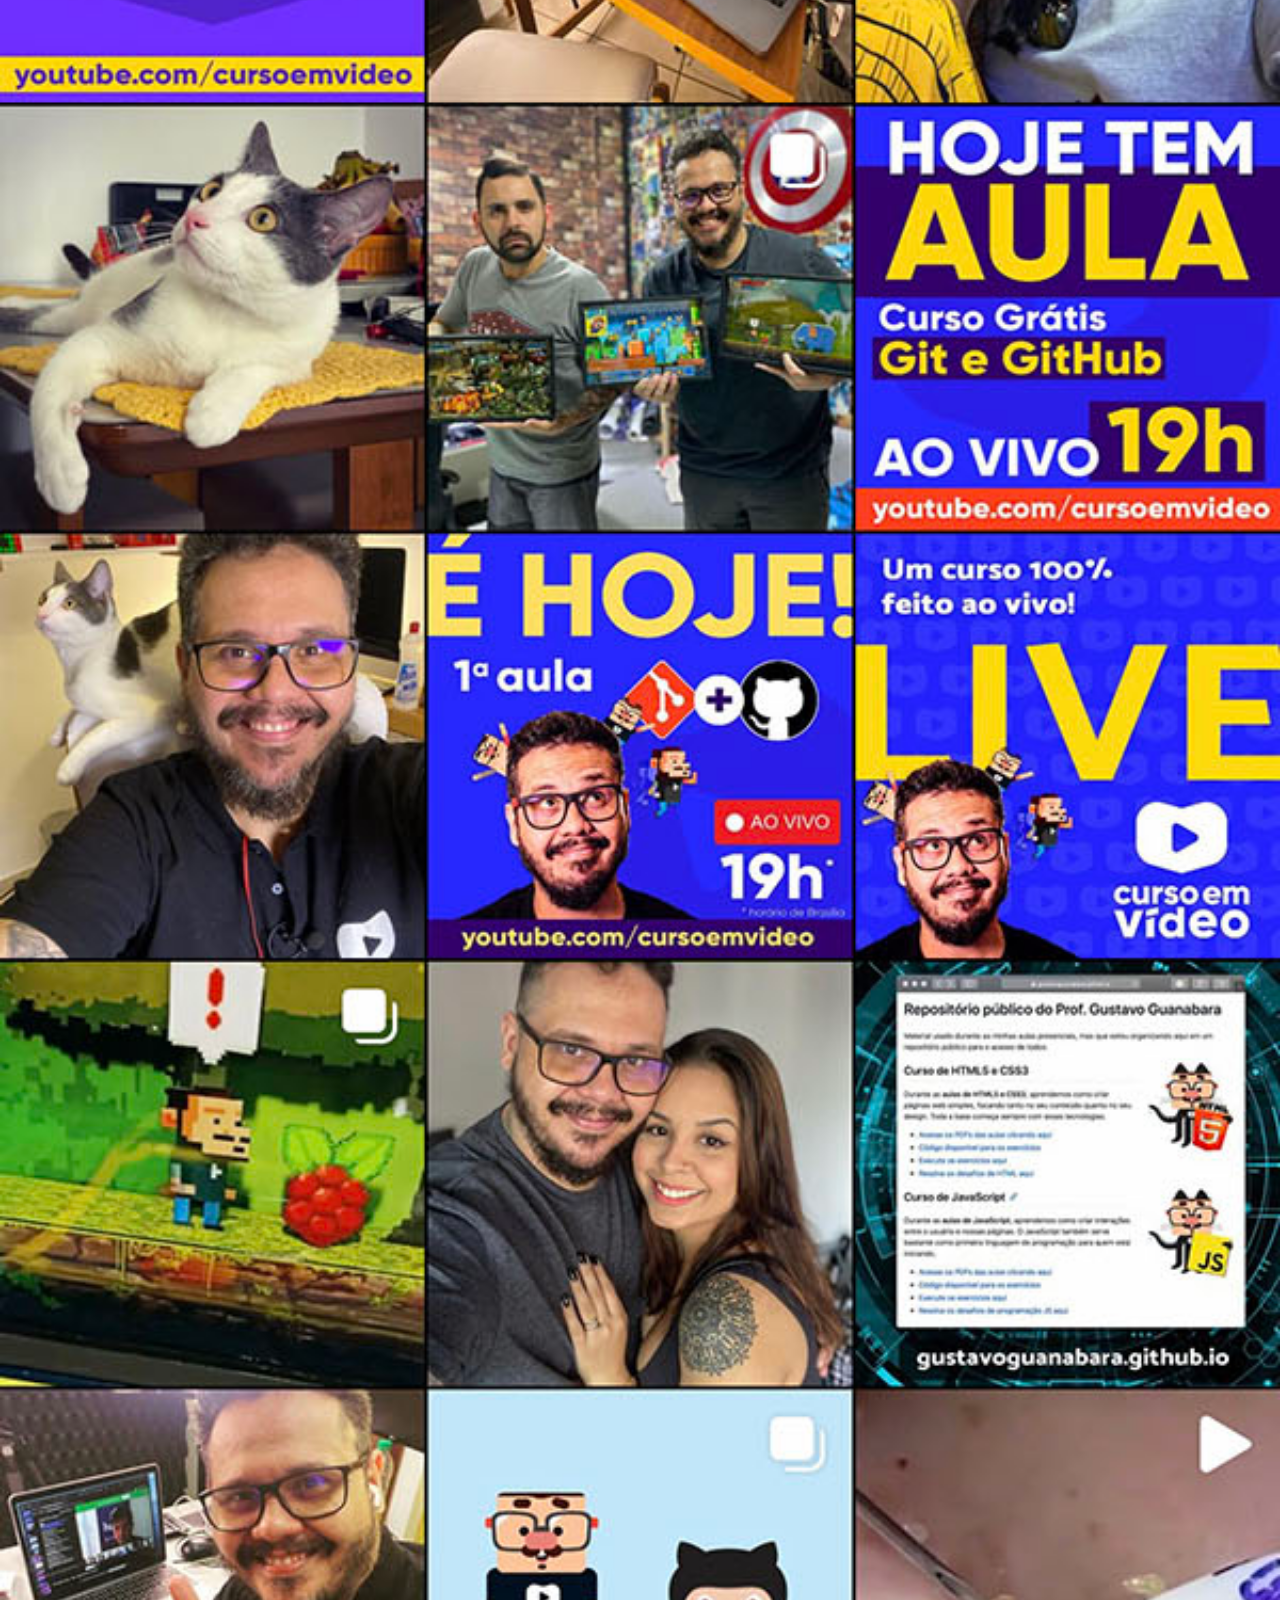
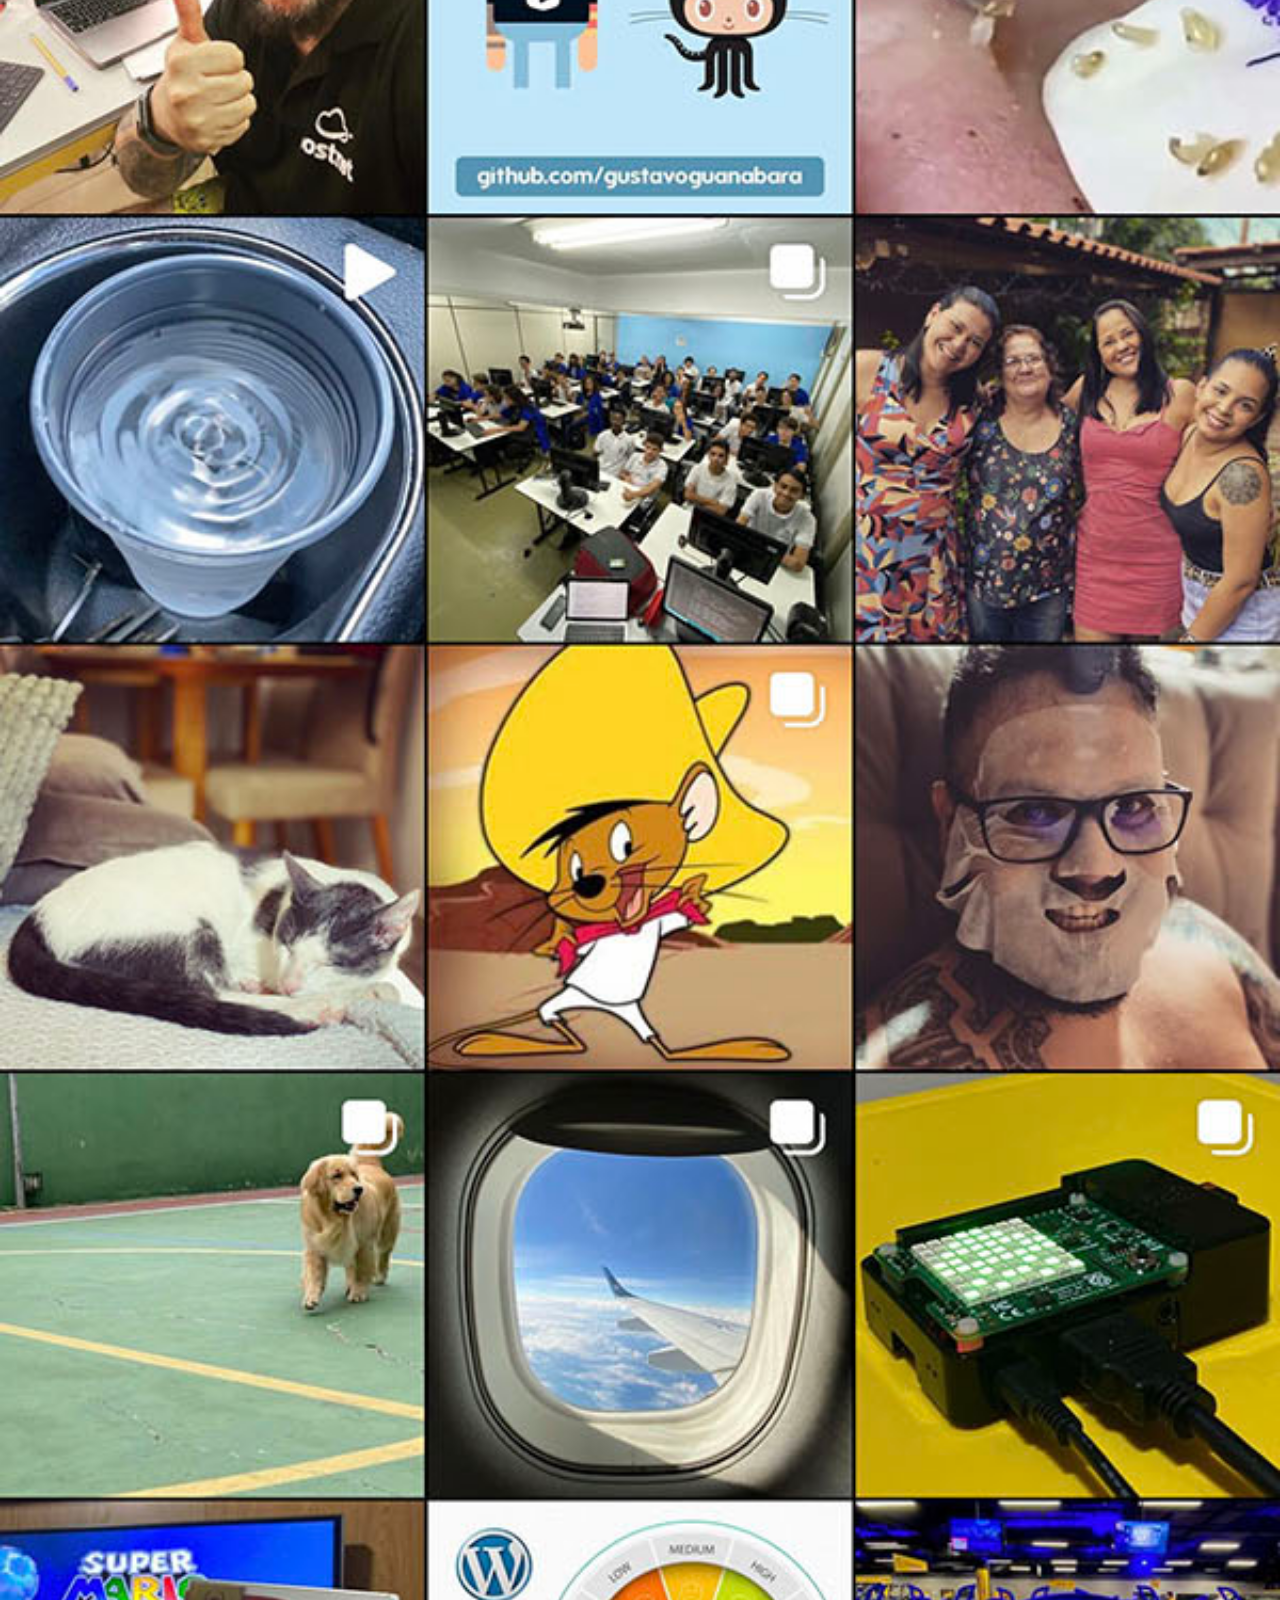
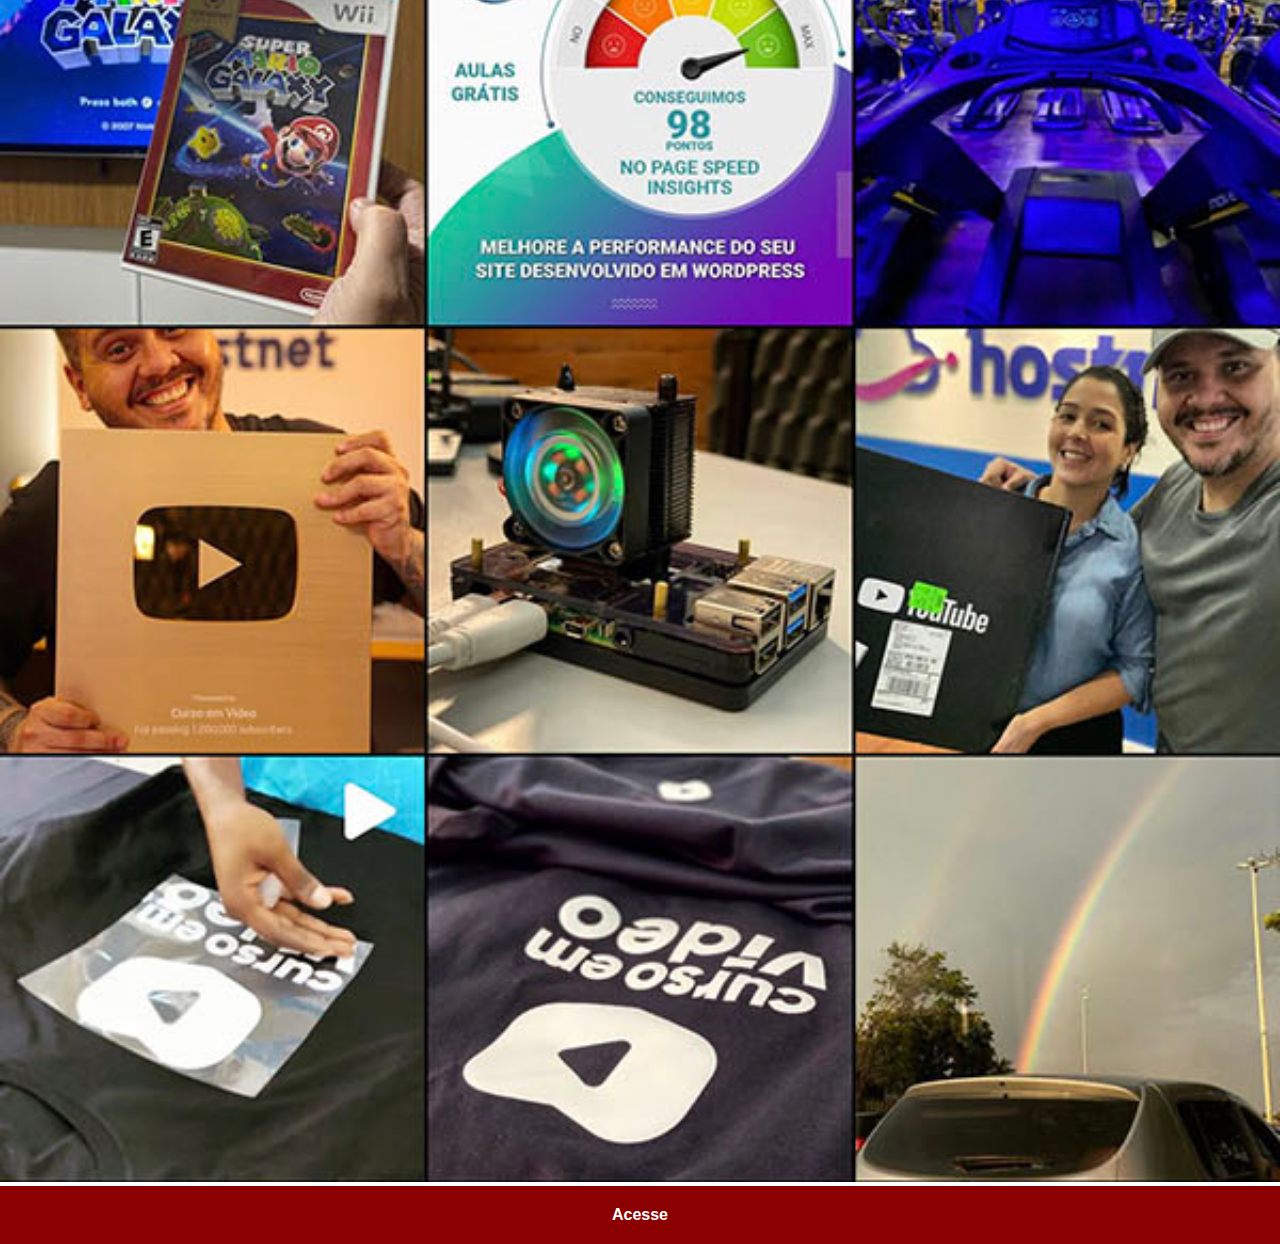
<file: instagram.html>
<!DOCTYPE html>
<html lang="pt-br">
<head>
    <meta charset="UTF-8">
    <meta http-equiv="X-UA-Compatible" content="IE=edge">
    <meta name="viewport" content="width=device-width, initial-scale=1.0">
    <title>Instagram</title>
    <link rel="stylesheet" href="estilos/social.css">
</head>
<body>
    <img src="imagens/tela-instagram.jpg" alt="Instagram">
    <a href="https://www.instagram.com/chicobinder/" target="_blank">Acesse</a>
</body>
</html>
</file>
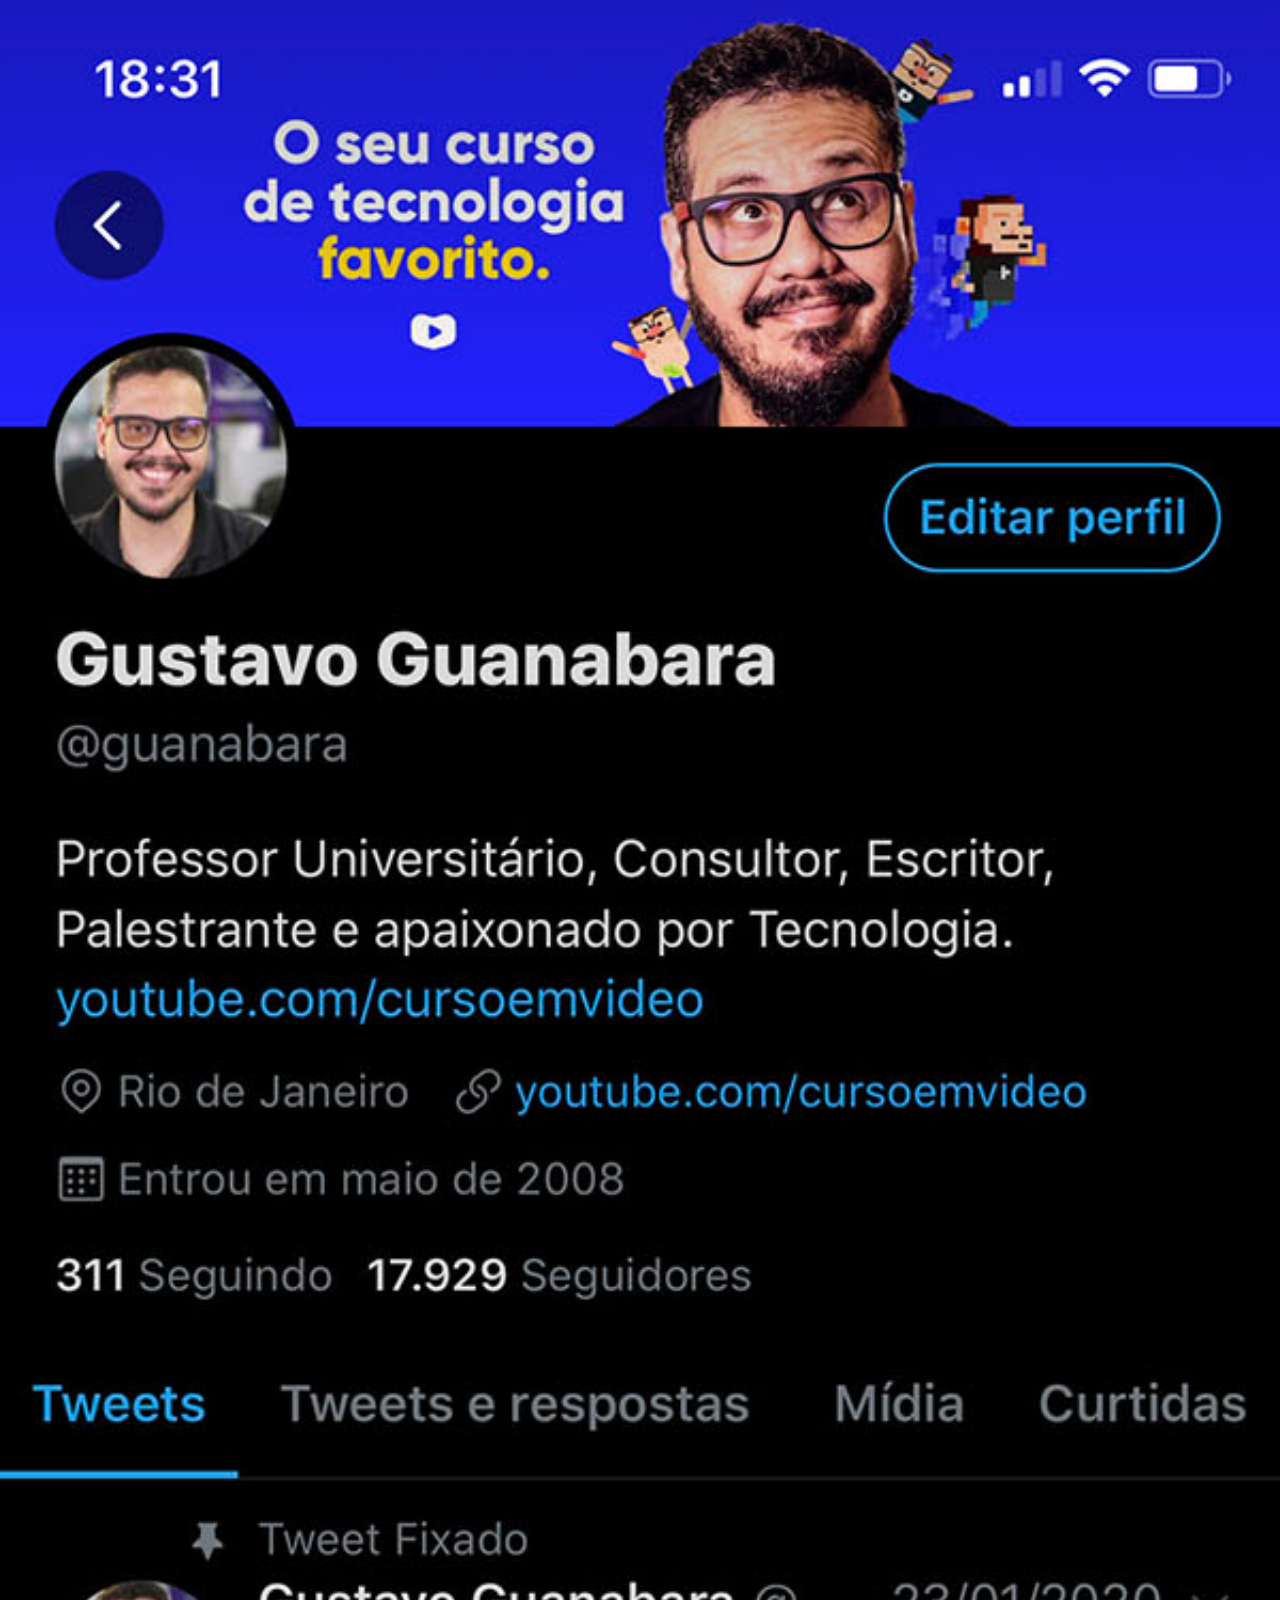
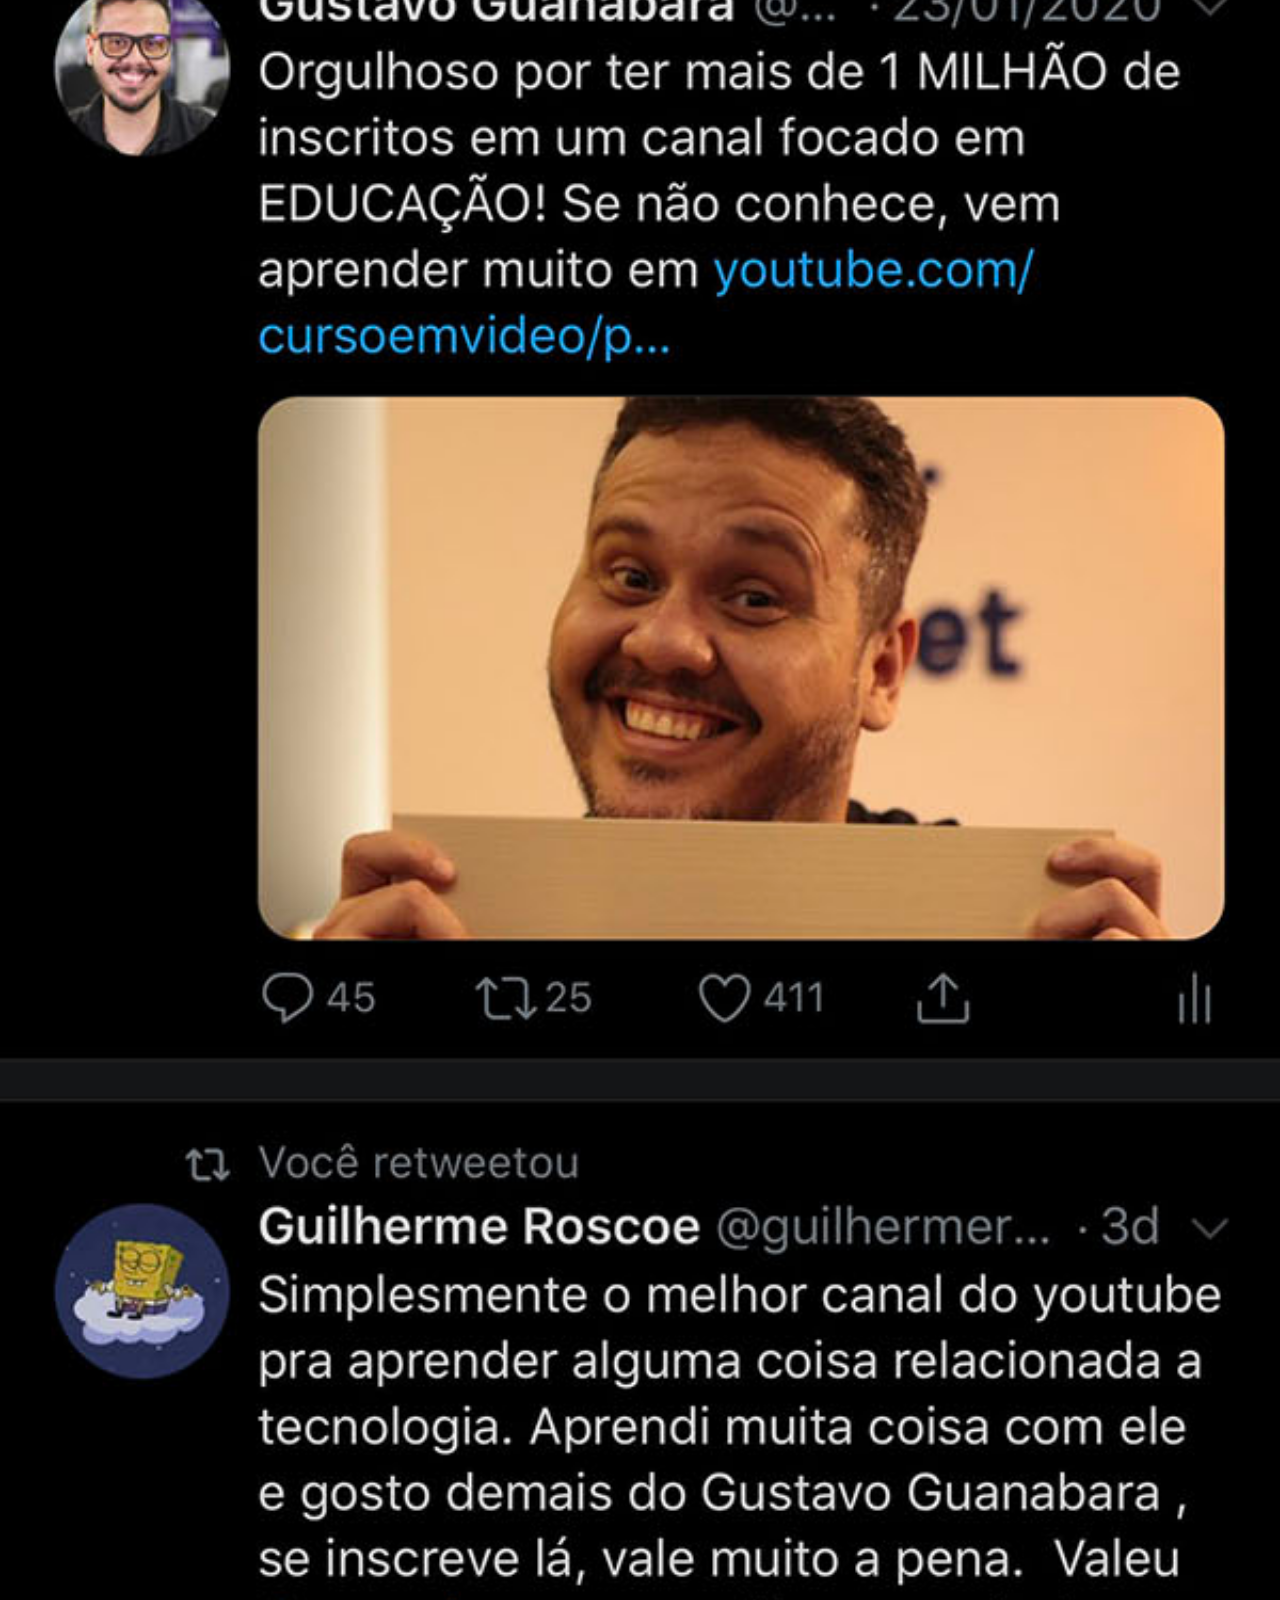
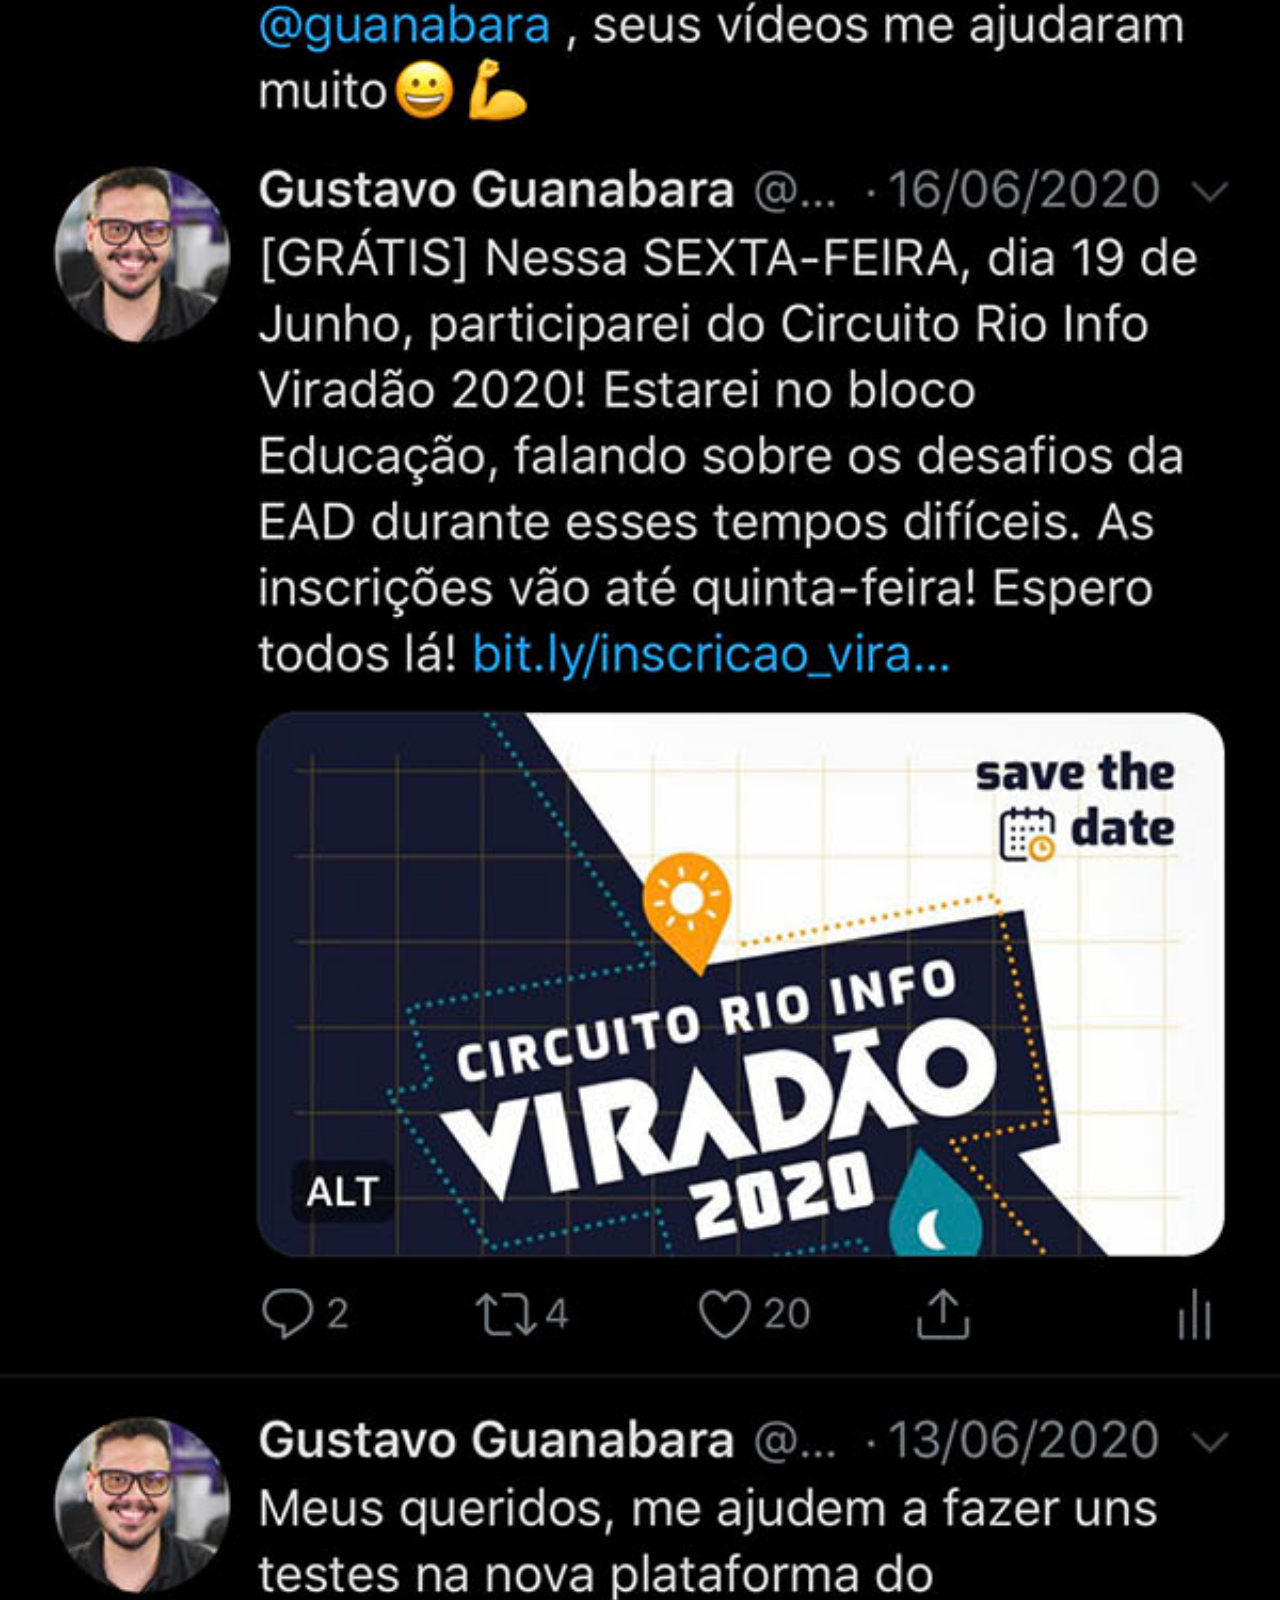
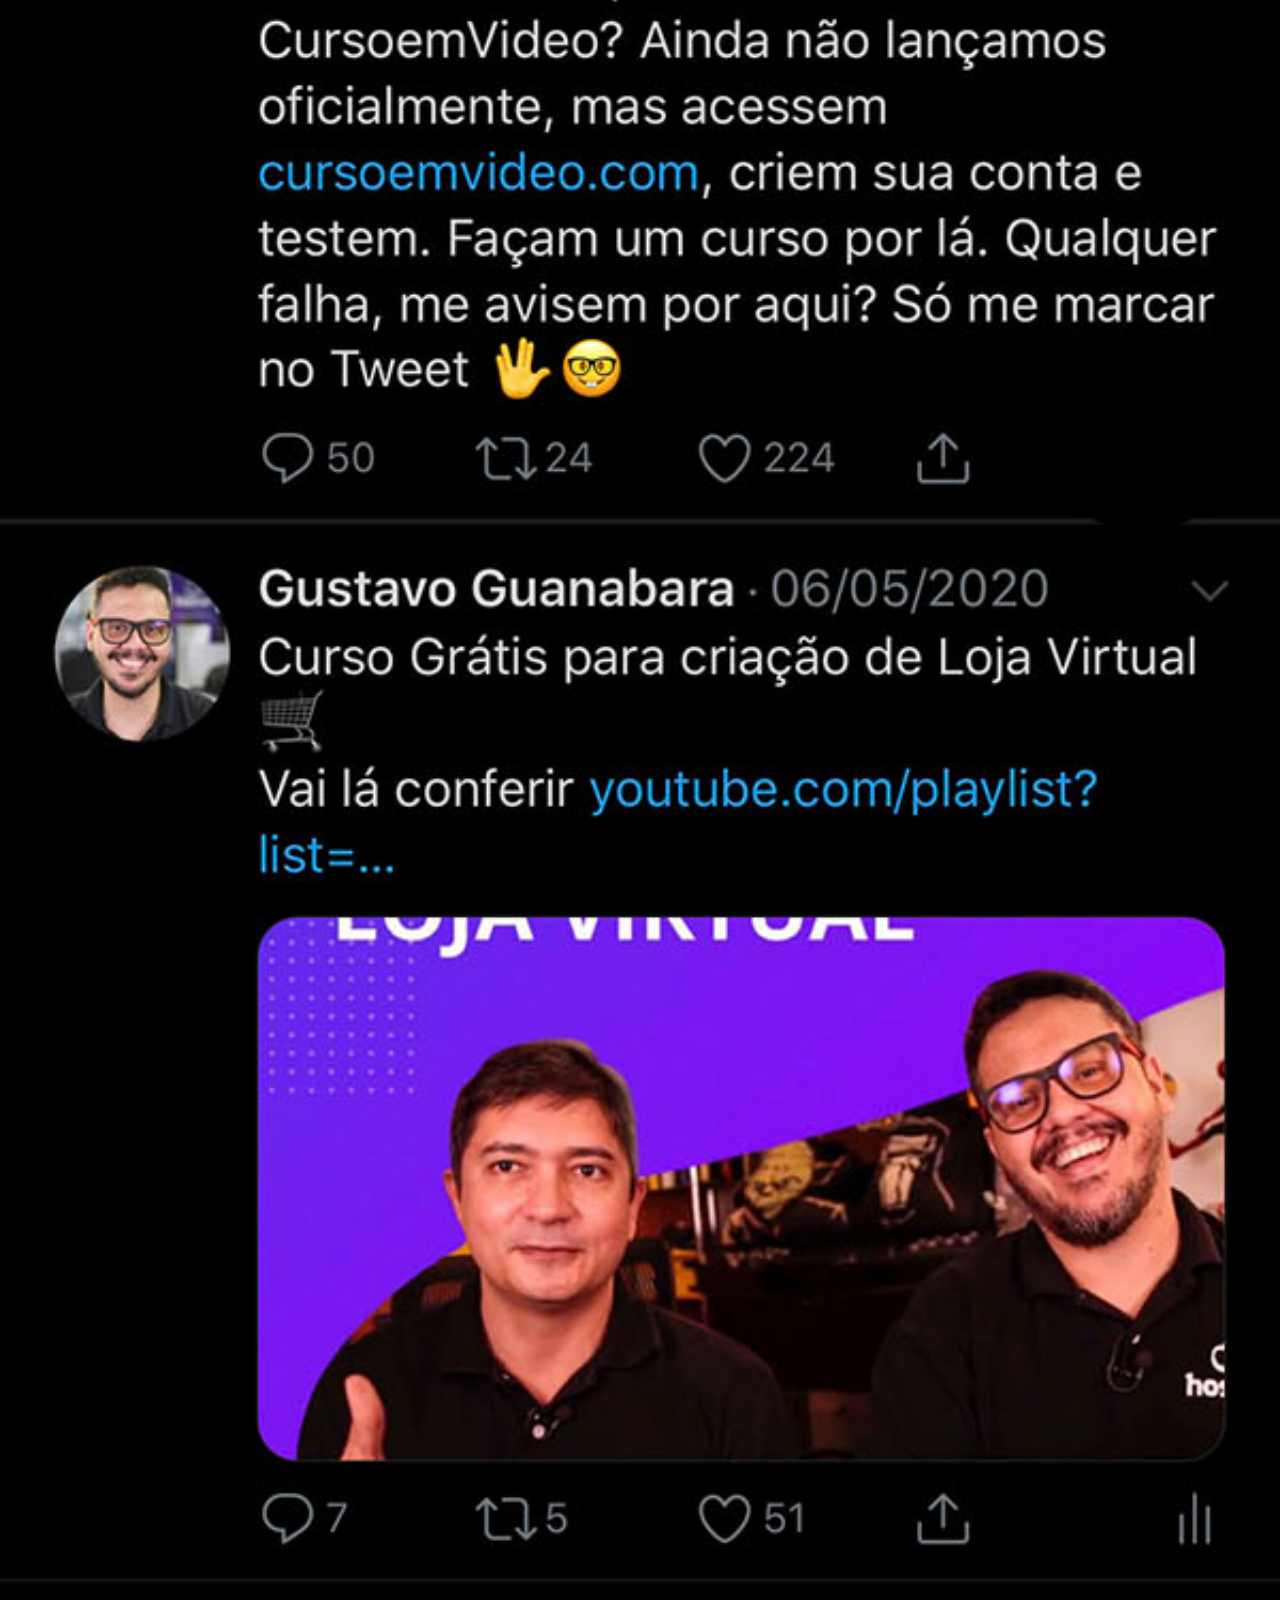
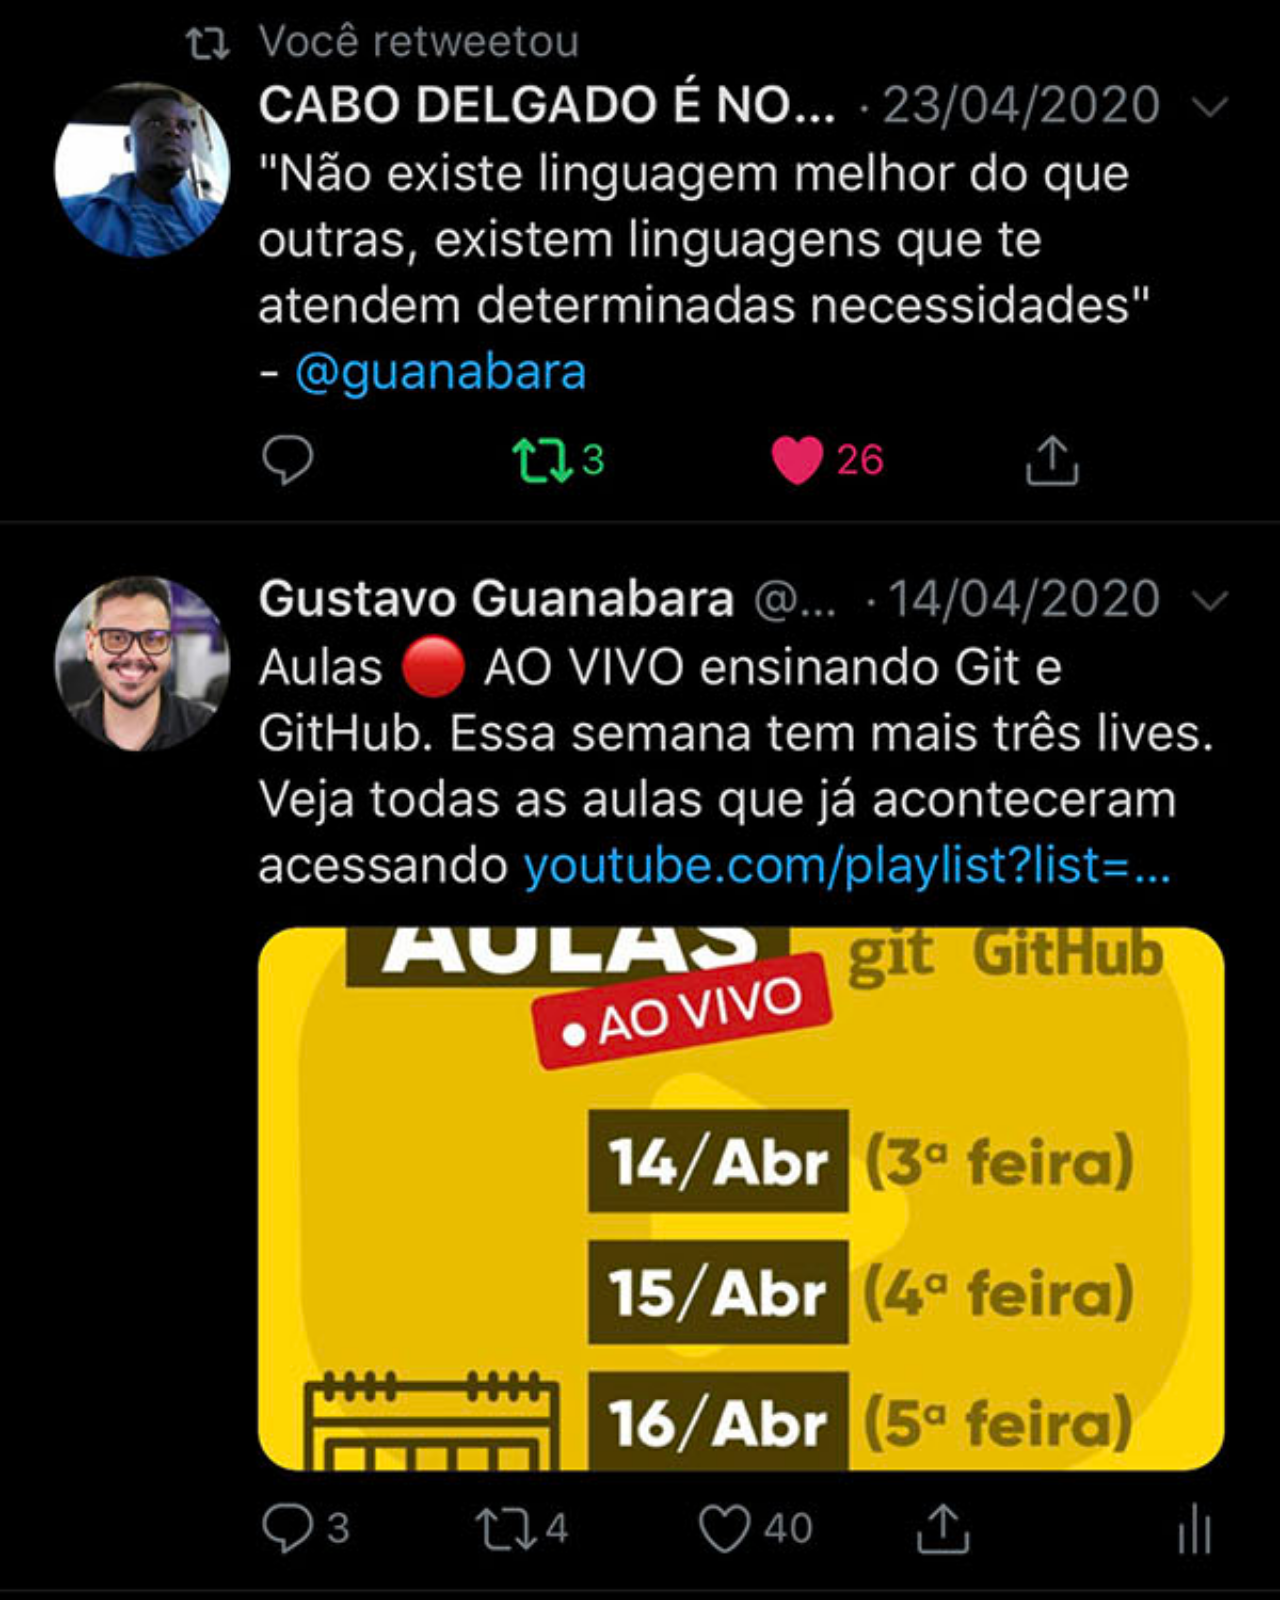
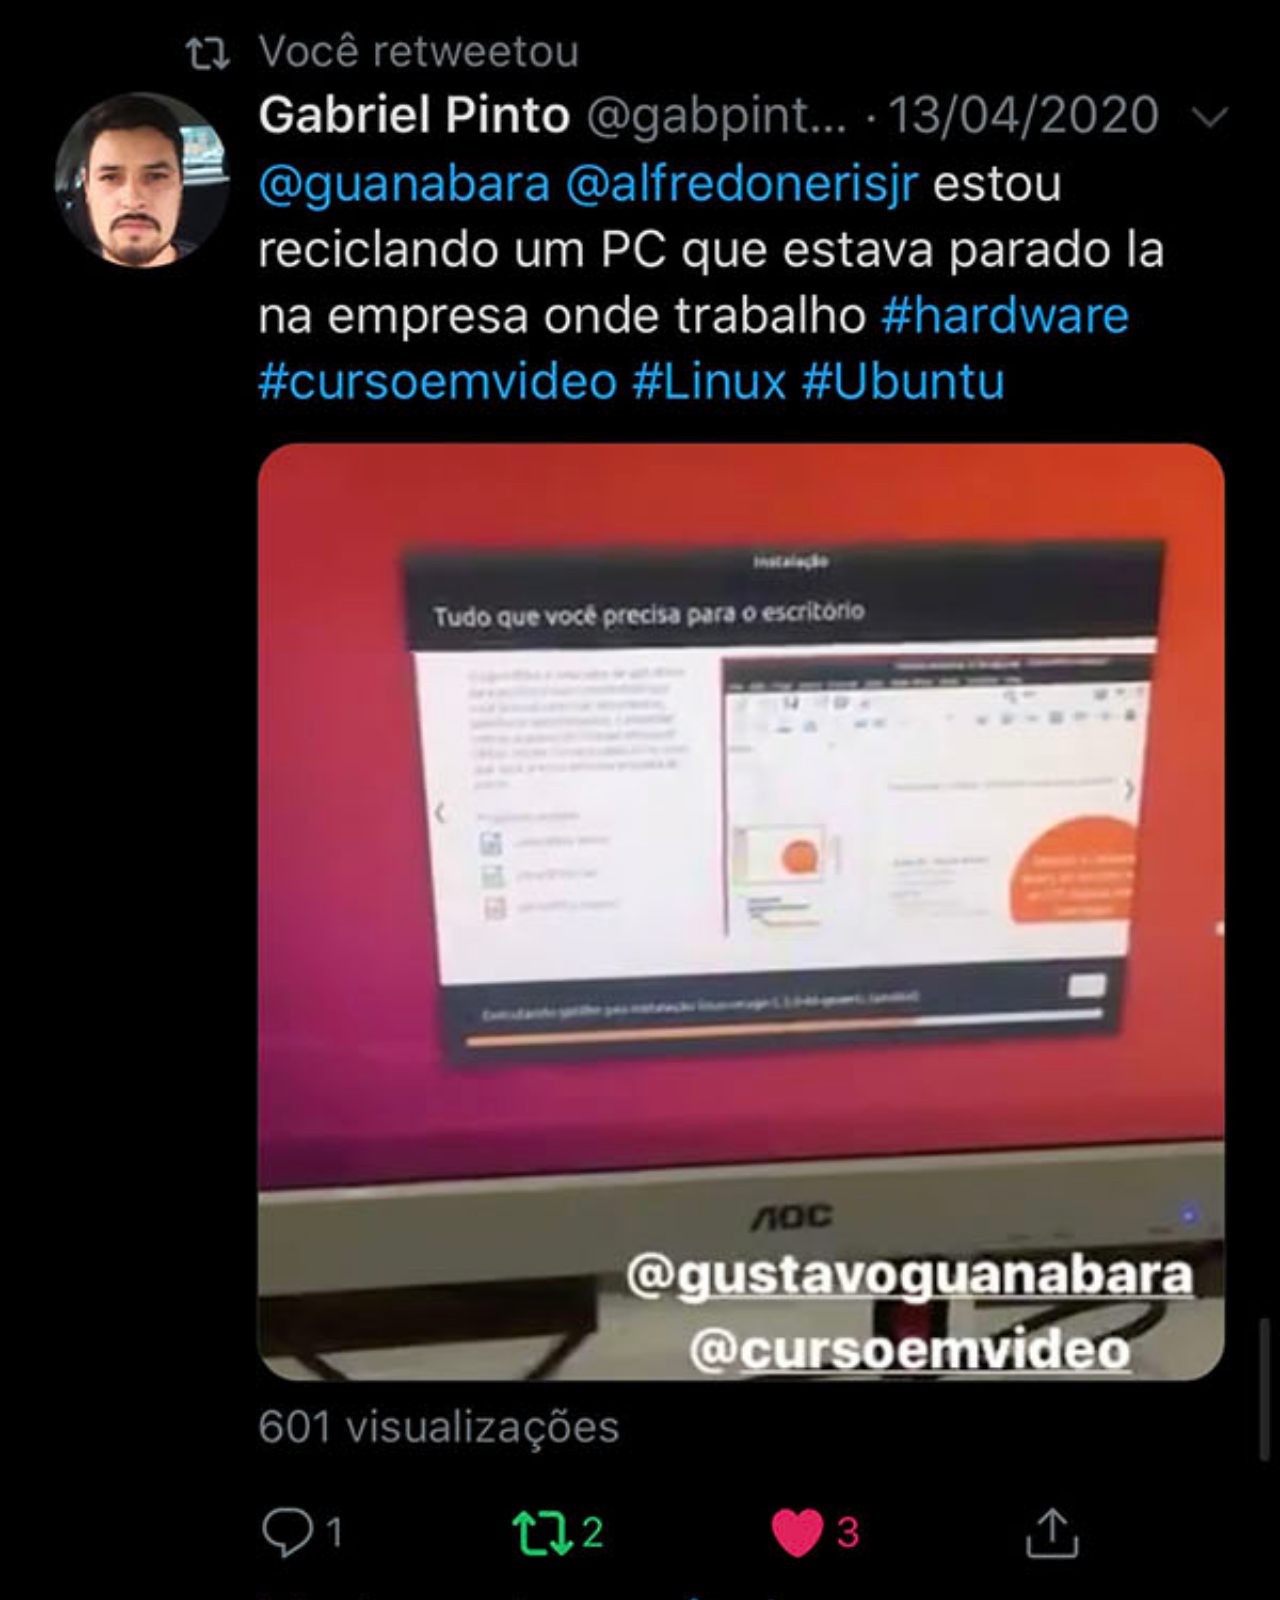
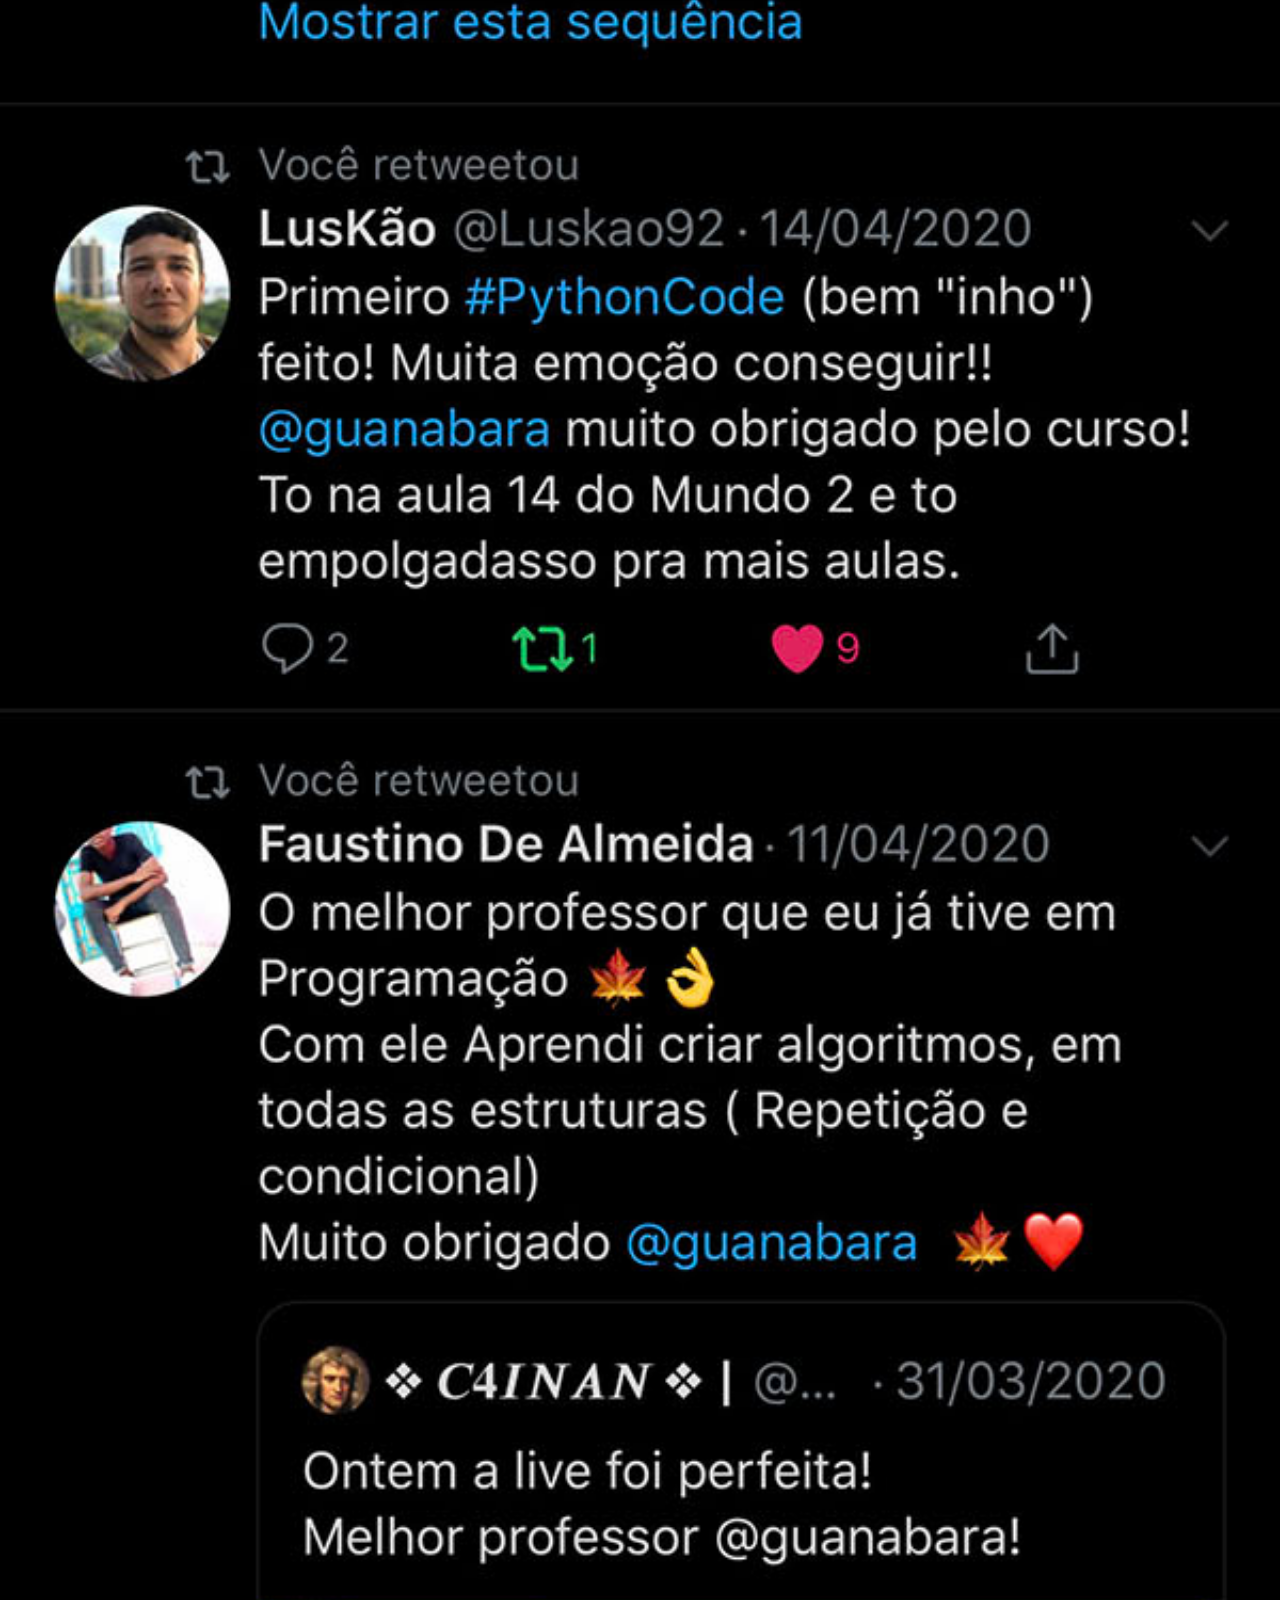
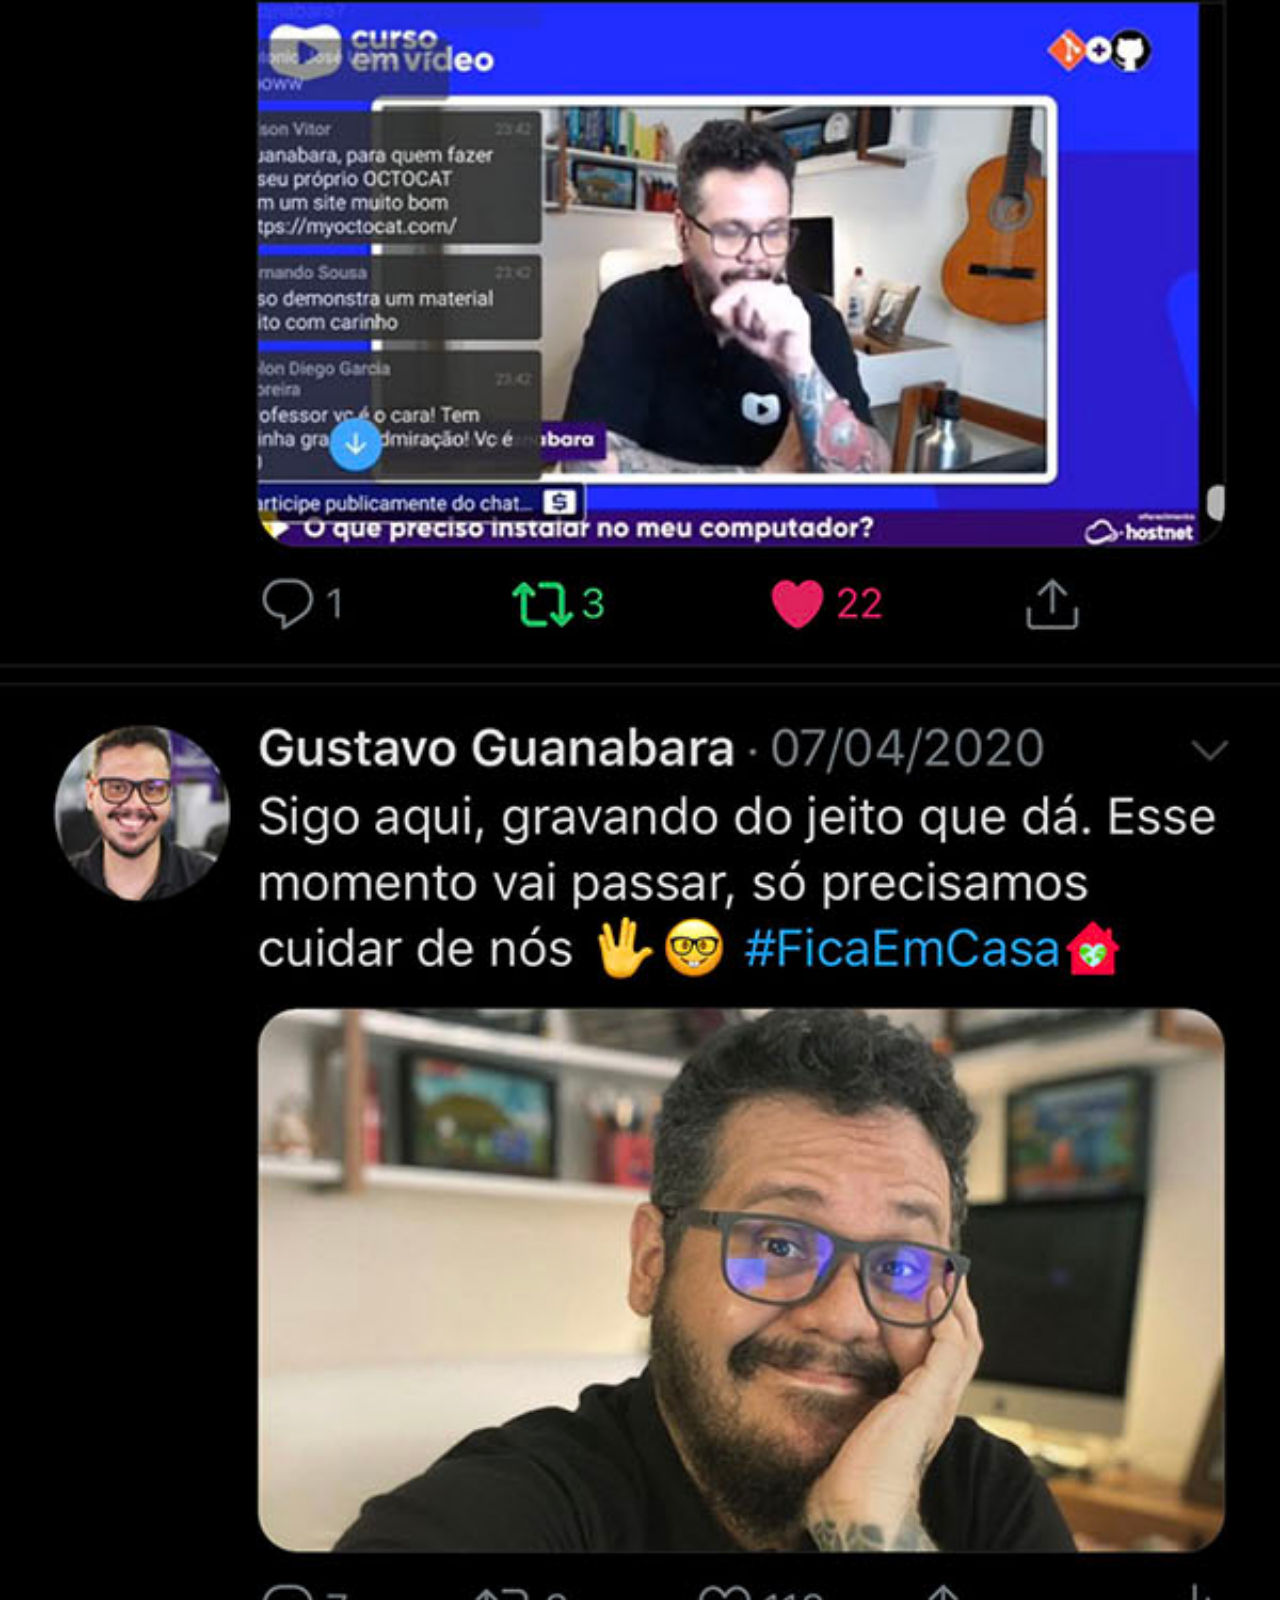
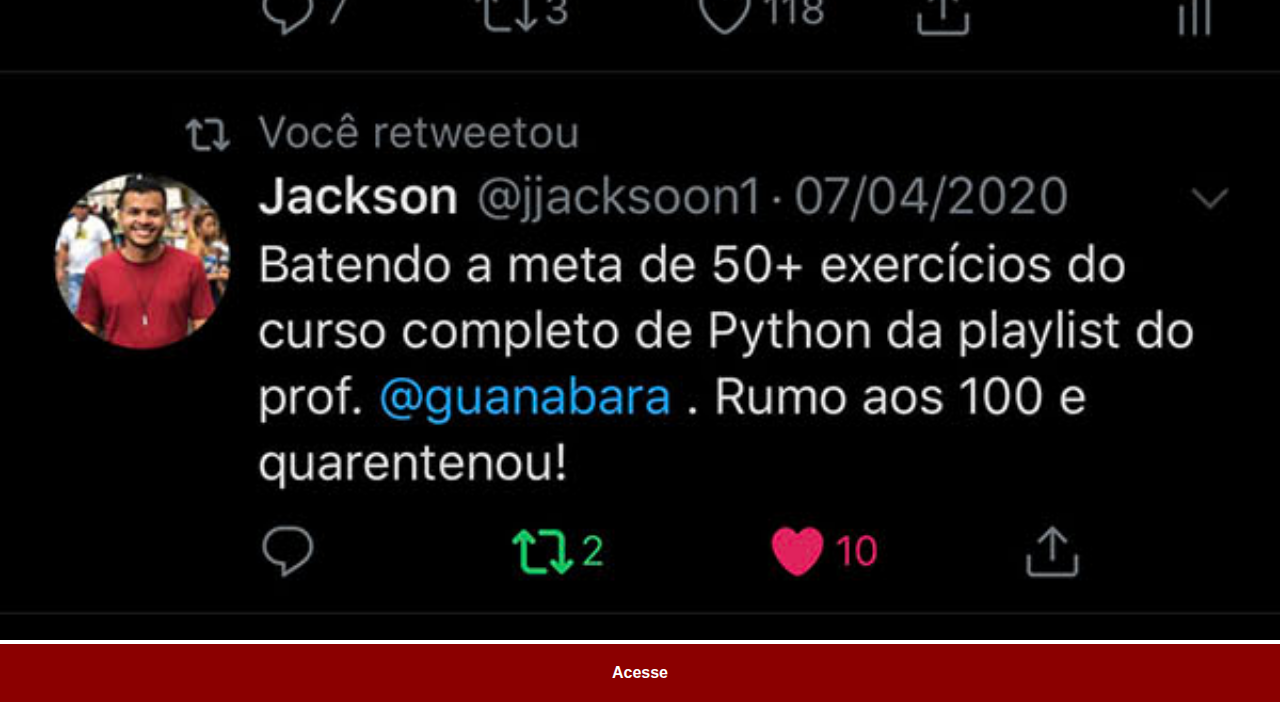
<file: twitter.html>
<!DOCTYPE html>
<html lang="pt-br">
<head>
    <meta charset="UTF-8">
    <meta http-equiv="X-UA-Compatible" content="IE=edge">
    <meta name="viewport" content="width=device-width, initial-scale=1.0">
    <title>Twitter</title>
    <link rel="stylesheet" href="estilos/social.css">
</head>
<body>
    <img src="imagens/tela-twitter.jpg" alt="Twitter">
    <a href="https://twitter.com/fbinder1" target="_blank">Acesse</a>
</body>
</html>
</file>
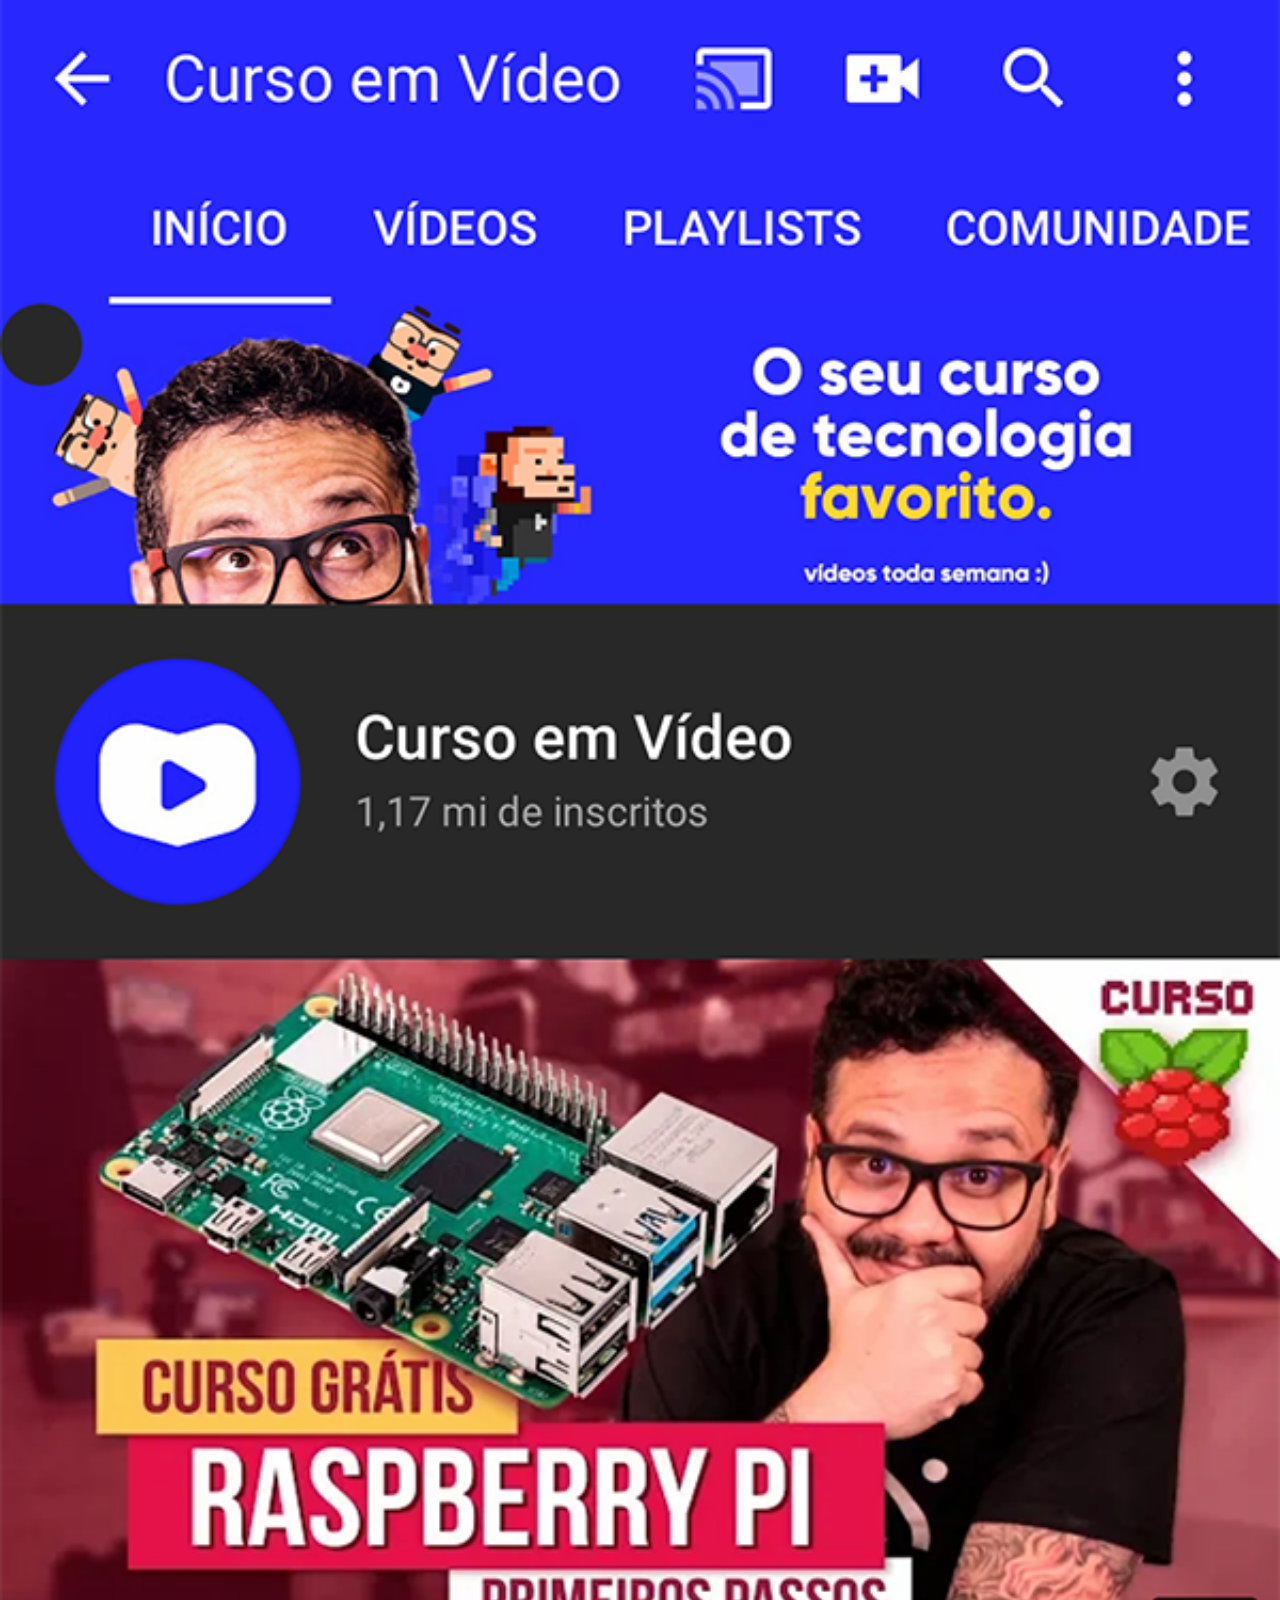
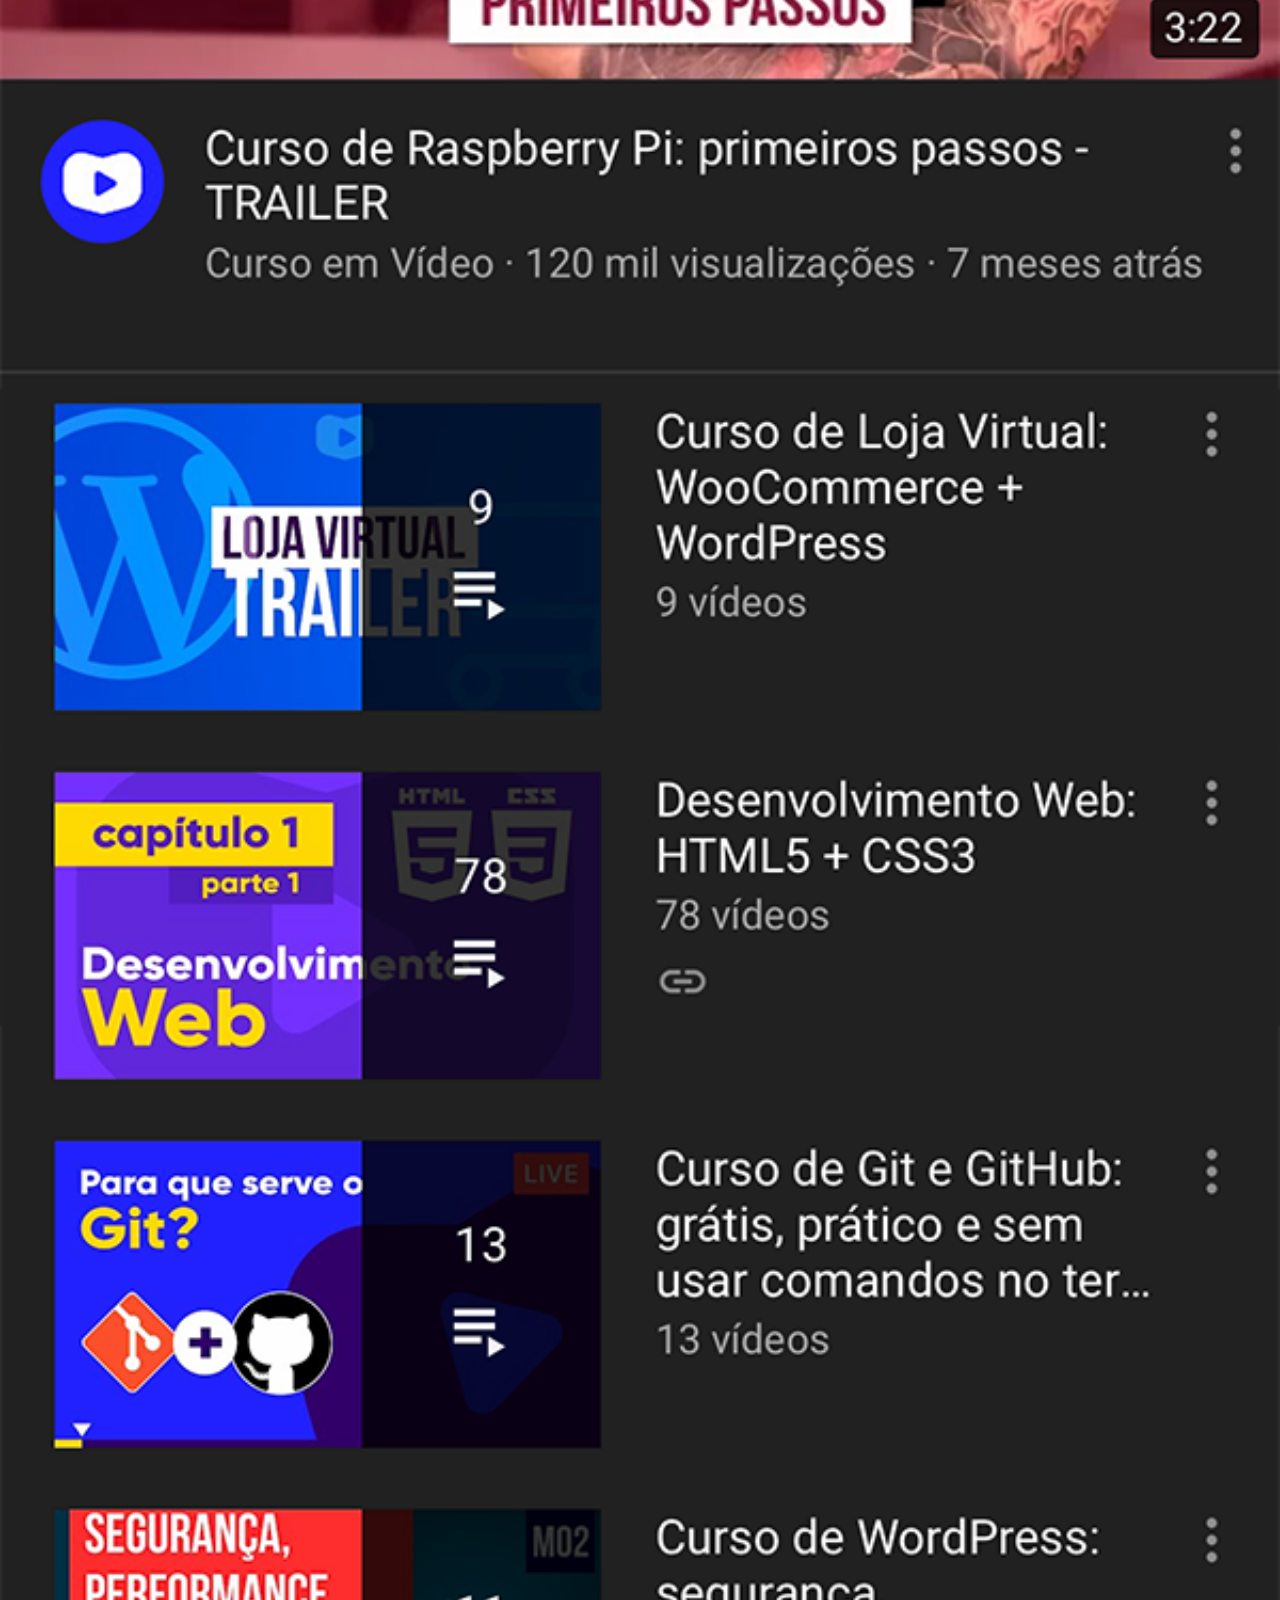
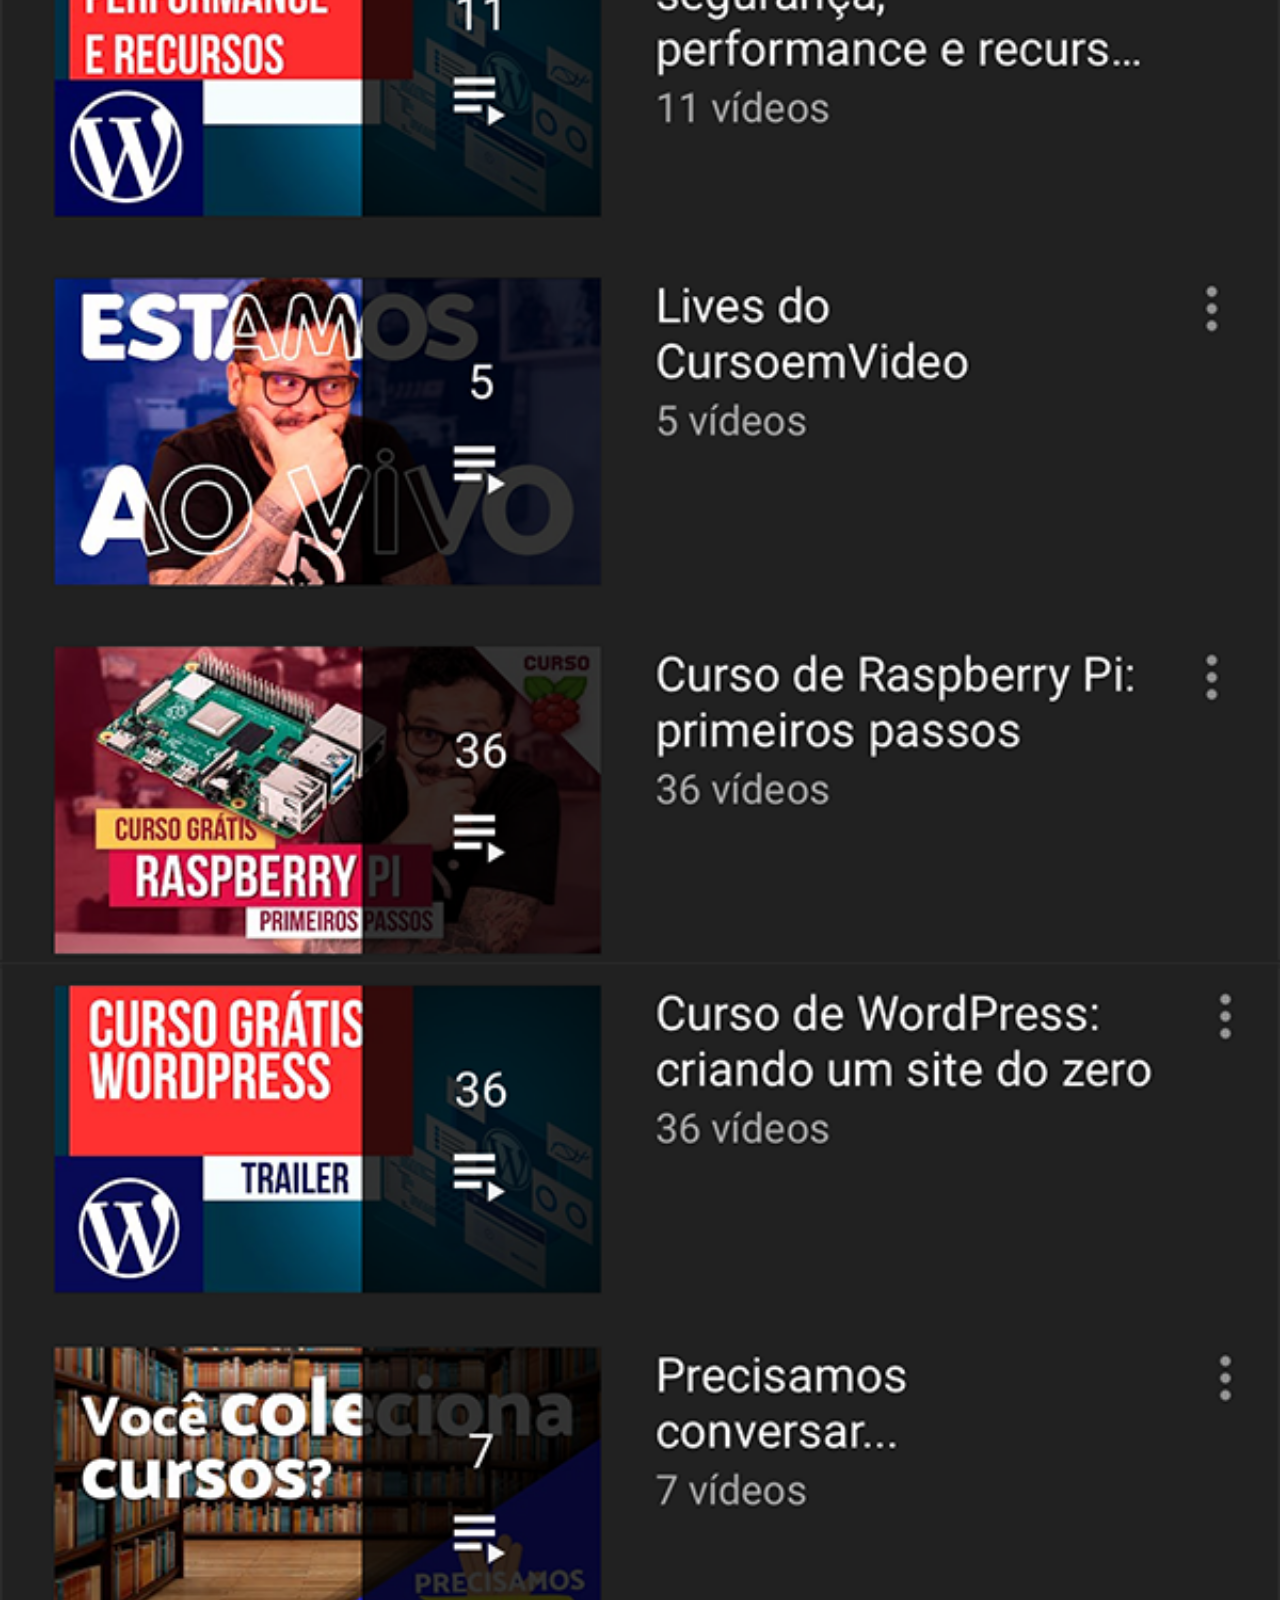
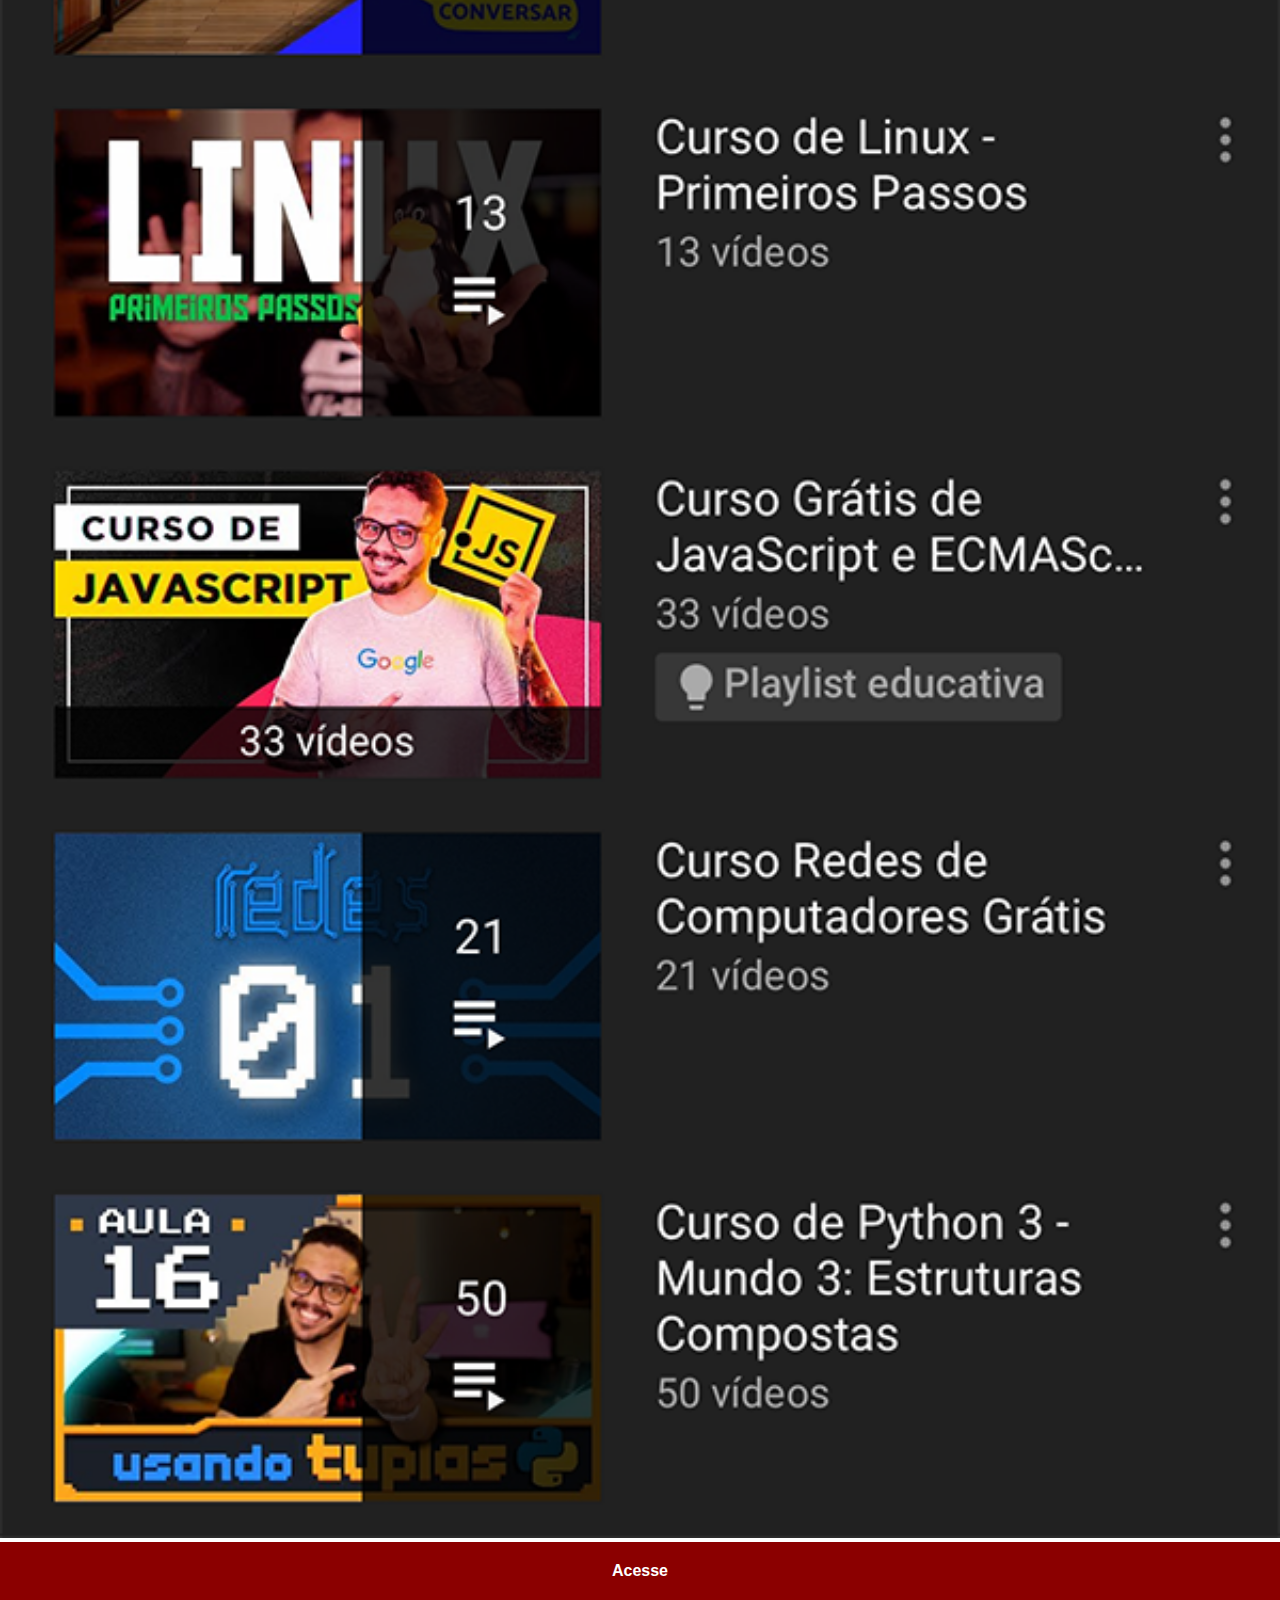
<file: youtube.html>
<!DOCTYPE html>
<html lang="pt-br">
<head>
    <meta charset="UTF-8">
    <meta http-equiv="X-UA-Compatible" content="IE=edge">
    <meta name="viewport" content="width=device-width, initial-scale=1.0">
    <title>Youtube</title>
    <link rel="stylesheet" href="estilos/social.css">
</head>
<body>
    <img src="imagens/tela-youtube.png" alt="Youtube">
    <a href="https://www.youtube.com/channel/UCGwcxfZrQmjrTQvItKZNjUQ" target="_blank">Acesse</a>
</body>
</html>
</file>
<file: estilos/style.css>
@charset "UTF-8";

*{
    margin: 0px;
    padding: 0px;
    font-family: Arial, Helvetica, sans-serif;
}

html, body{
    height: 100vh;
    width: 100vw;
    background-color: black;
}

body{
    background: url(../imagens/fundo-madeira.jpg) no-repeat top center;
    background-size: cover;
    background-attachment: fixed;
}

main{
    position: relative;
    height: 100vh;
}

section#telefone{
    position: absolute;
    top: 50%;
    left: 50%;
    transform: translate(-50%, -50%);

    height: 627px;
    width: 311px;
    background: url(../imagens/frame-iphone.png) no-repeat;
    z-index: 0;
}

iframe#tela{
    position: absolute;
    top: 80px;
    left: 22px;
    width: 267px;
    height: 472px;
}

section#redes-sociais{
    position: relative;
    text-align: right;
}

section#redes-sociais img{
    width: 50px;
    margin: 10px;
    border-radius: 50%;
    box-shadow: 2px 2px 5px rgba(0, 0, 0, 0.5);
    box-sizing: border-box;
}

section#redes-sociais img:hover{
    border: 2px solid rgba(255, 255, 255, 0.062);
    transform: translate(-2px, -2px);
    box-shadow: 5px 5px 10px rgba(0, 0, 0, 0.603);
    transition: transform 0.s;
}
</file>
<file: estilos/social.css>
@charset "UTF-8";

*{
    margin: 0px;
    padding: 0px;
    font-family: Arial, Helvetica, sans-serif;
}

::-webkit-scrollbar{
    width: 0px;
    height: 0px;
}

img{
    width: 100vw;

}
a{
    display: block;
    background-color: darkred;
    color: white;
    padding: 20px;
    text-align: center;
    font-weight: bolder;
    text-decoration: none;
}
a:hover{
    background-color: red;
}
</file>
